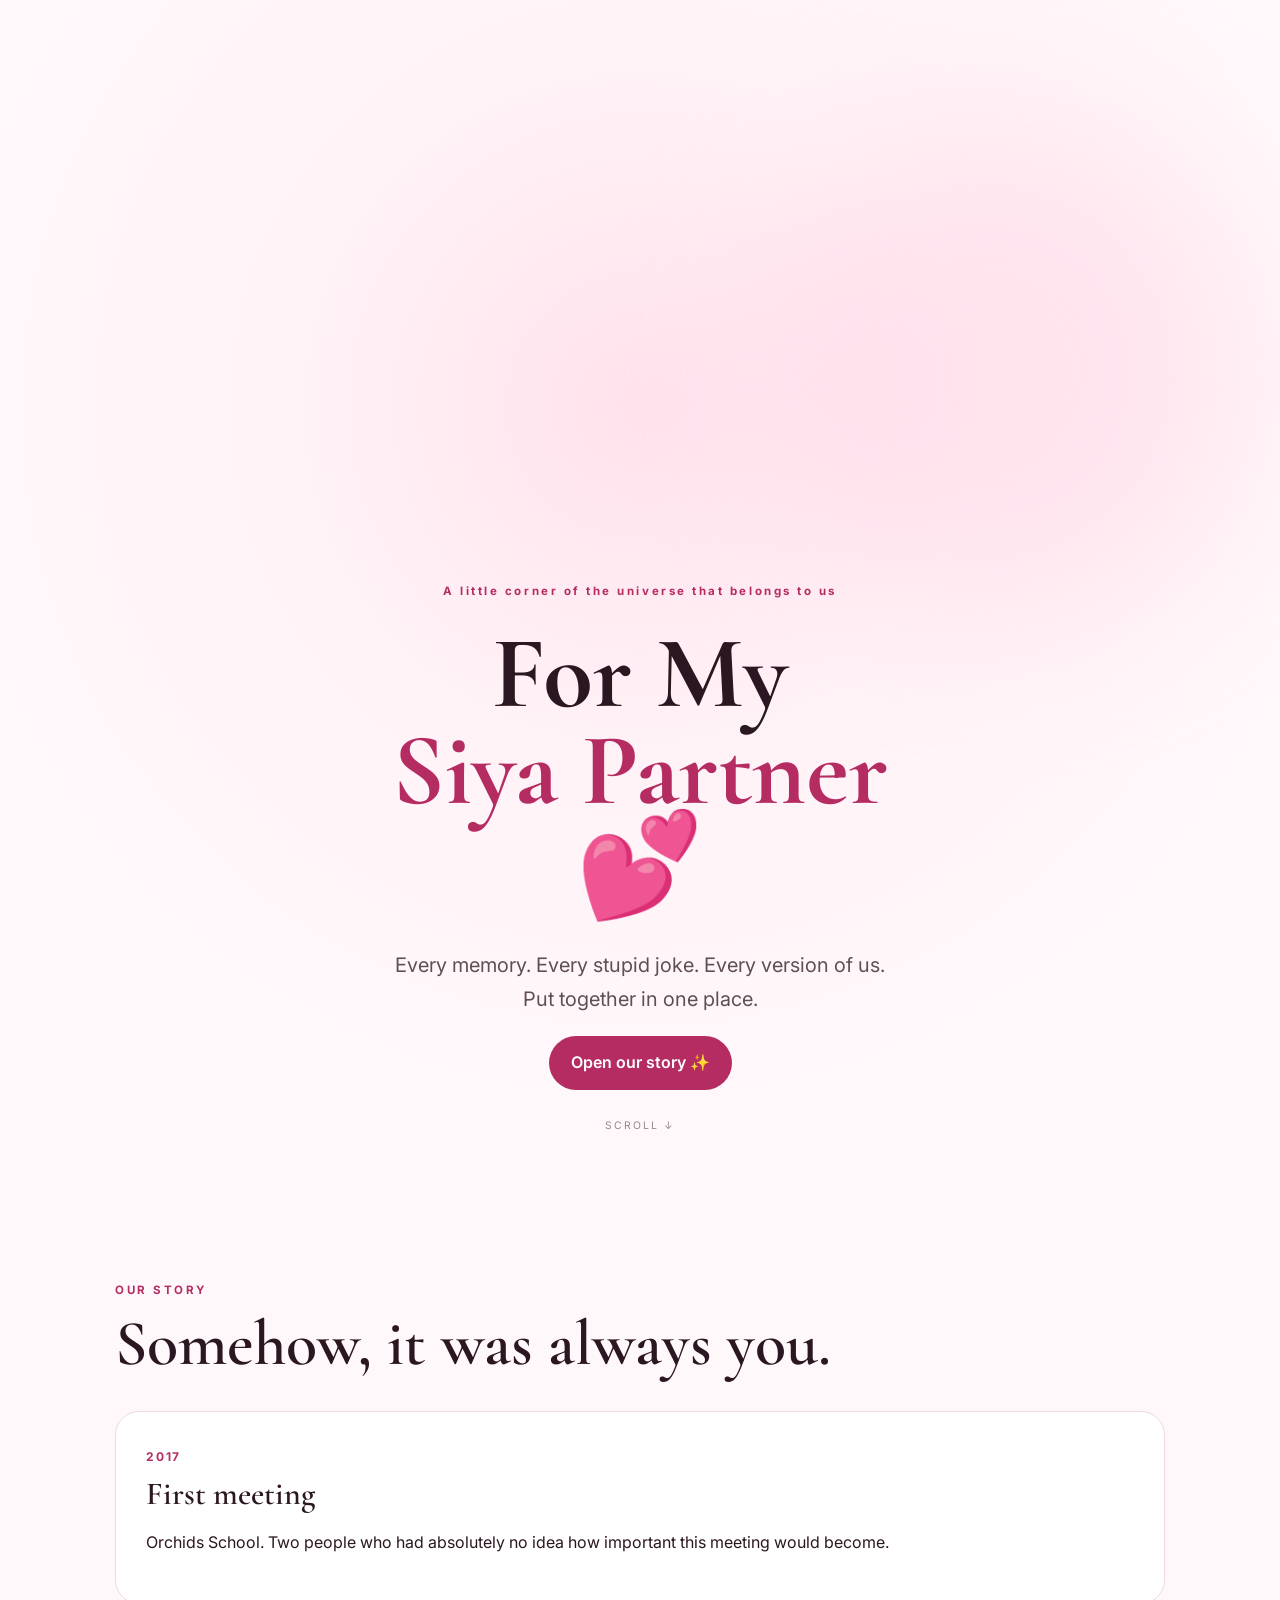
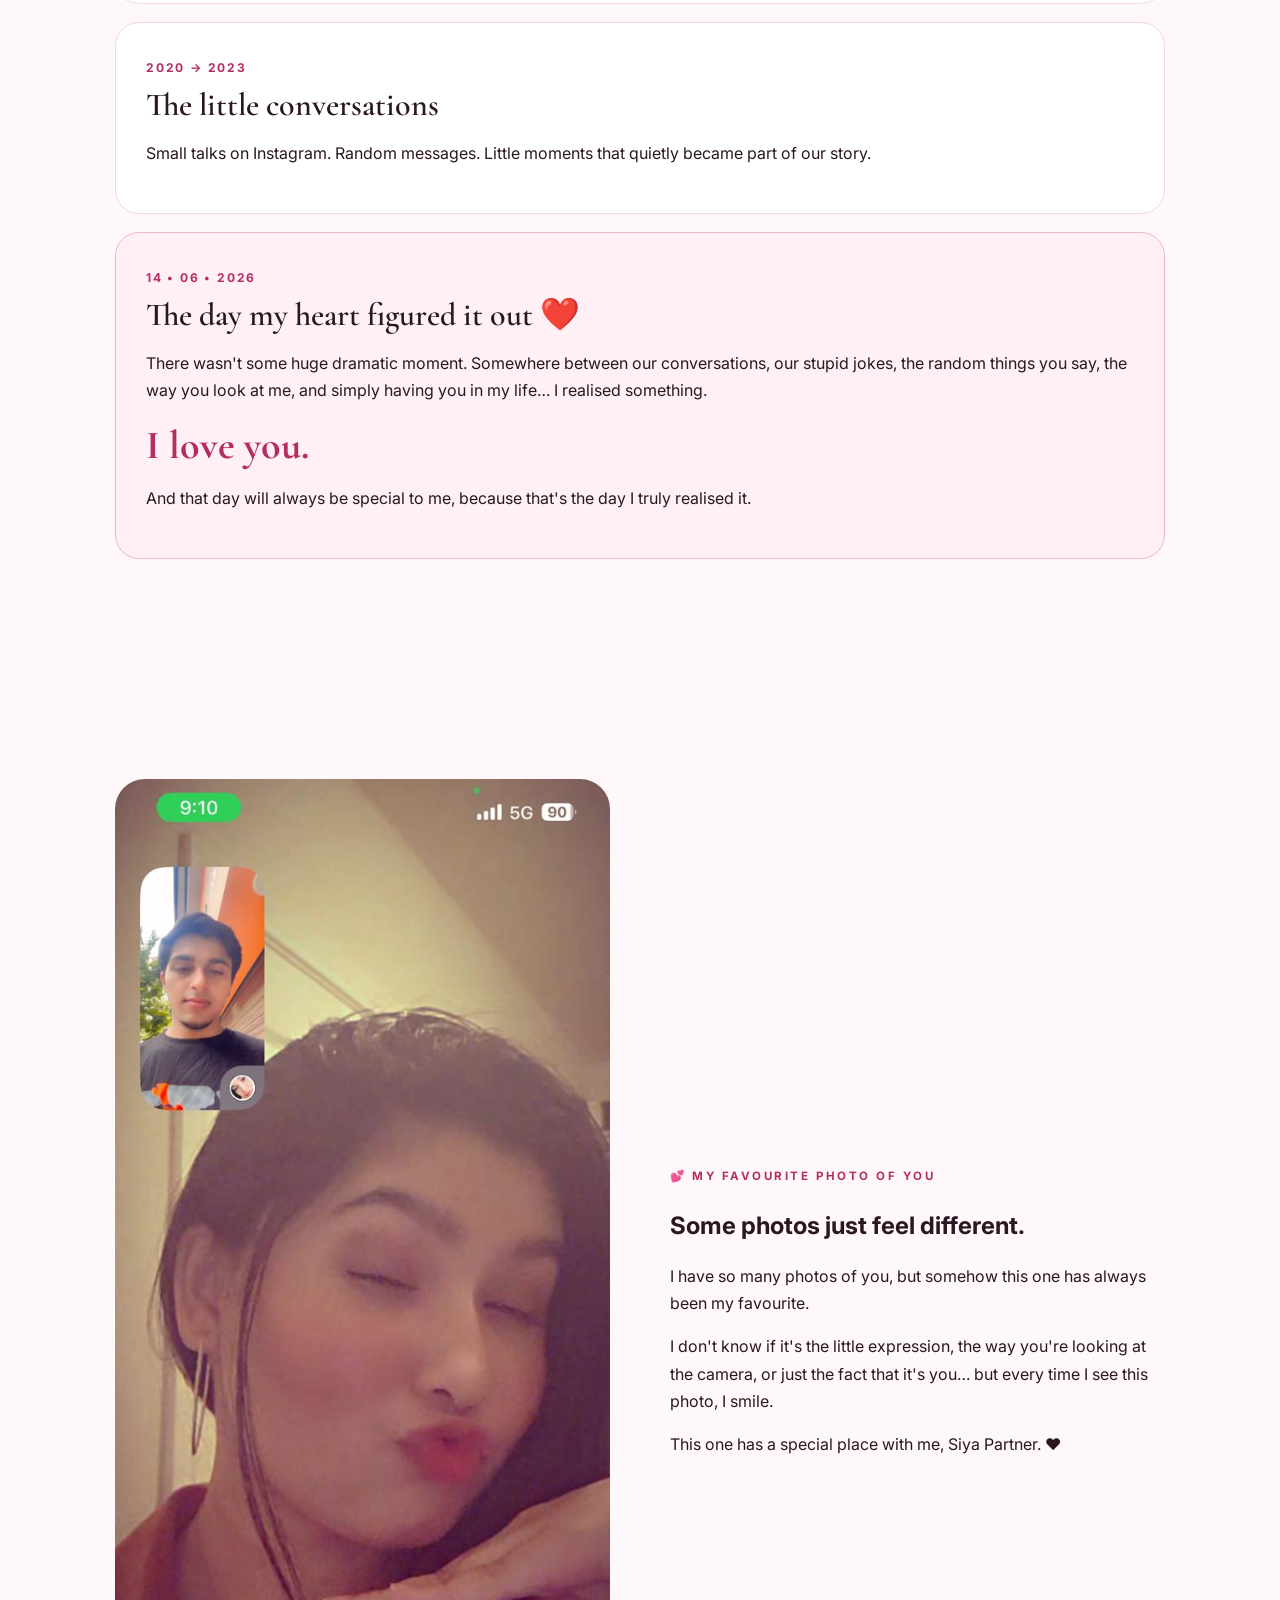
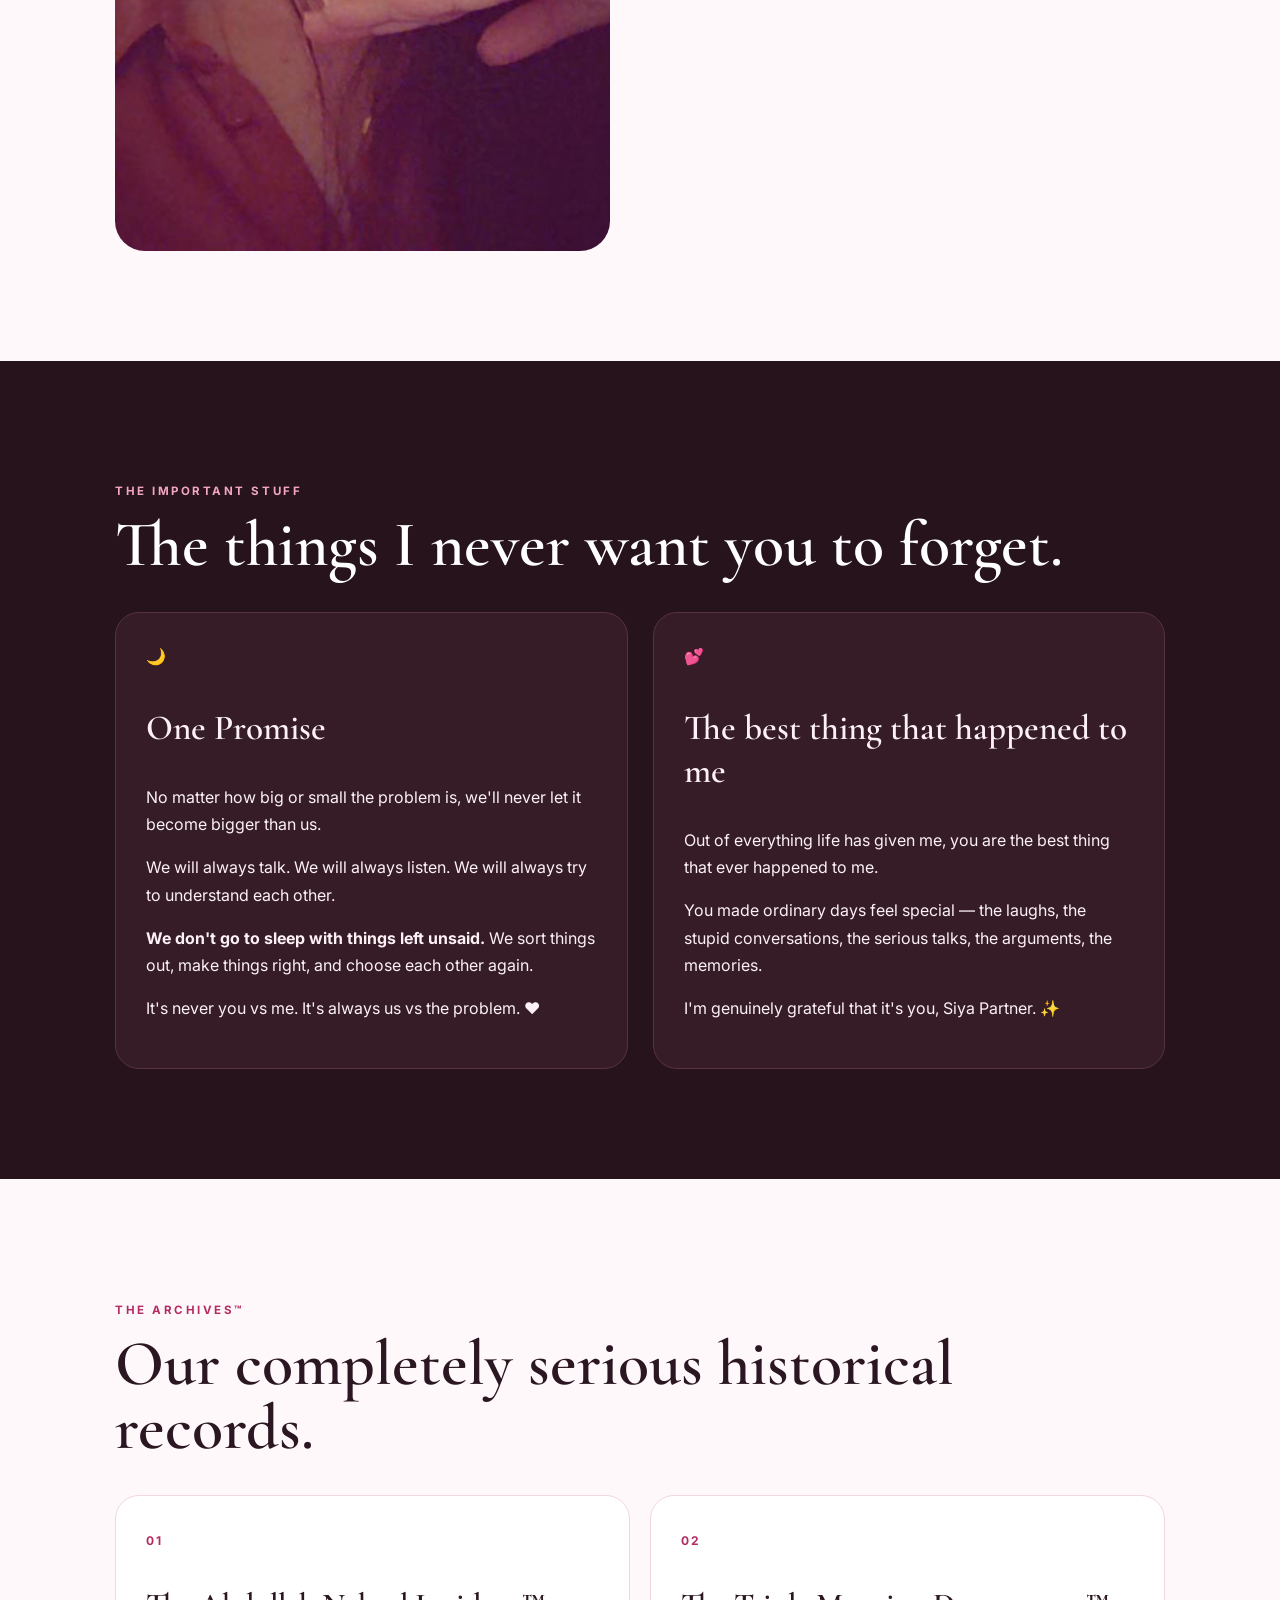
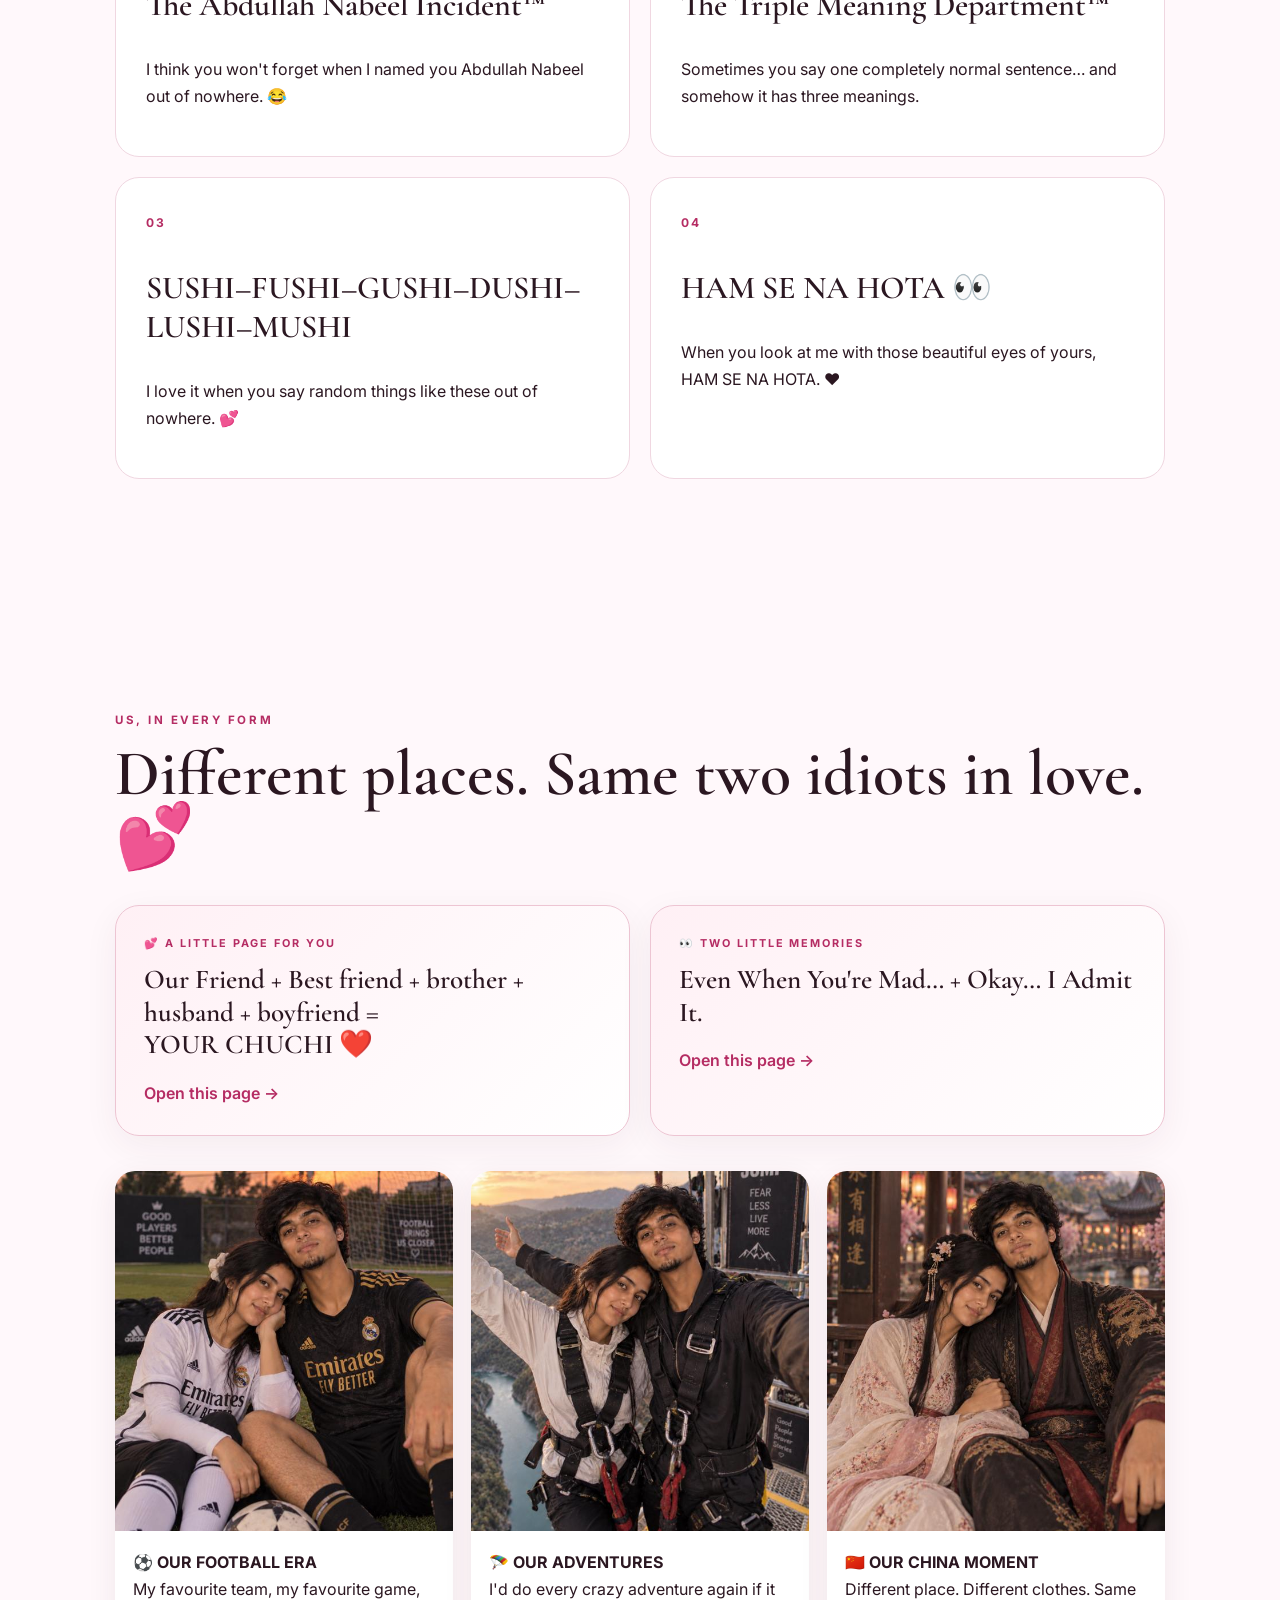
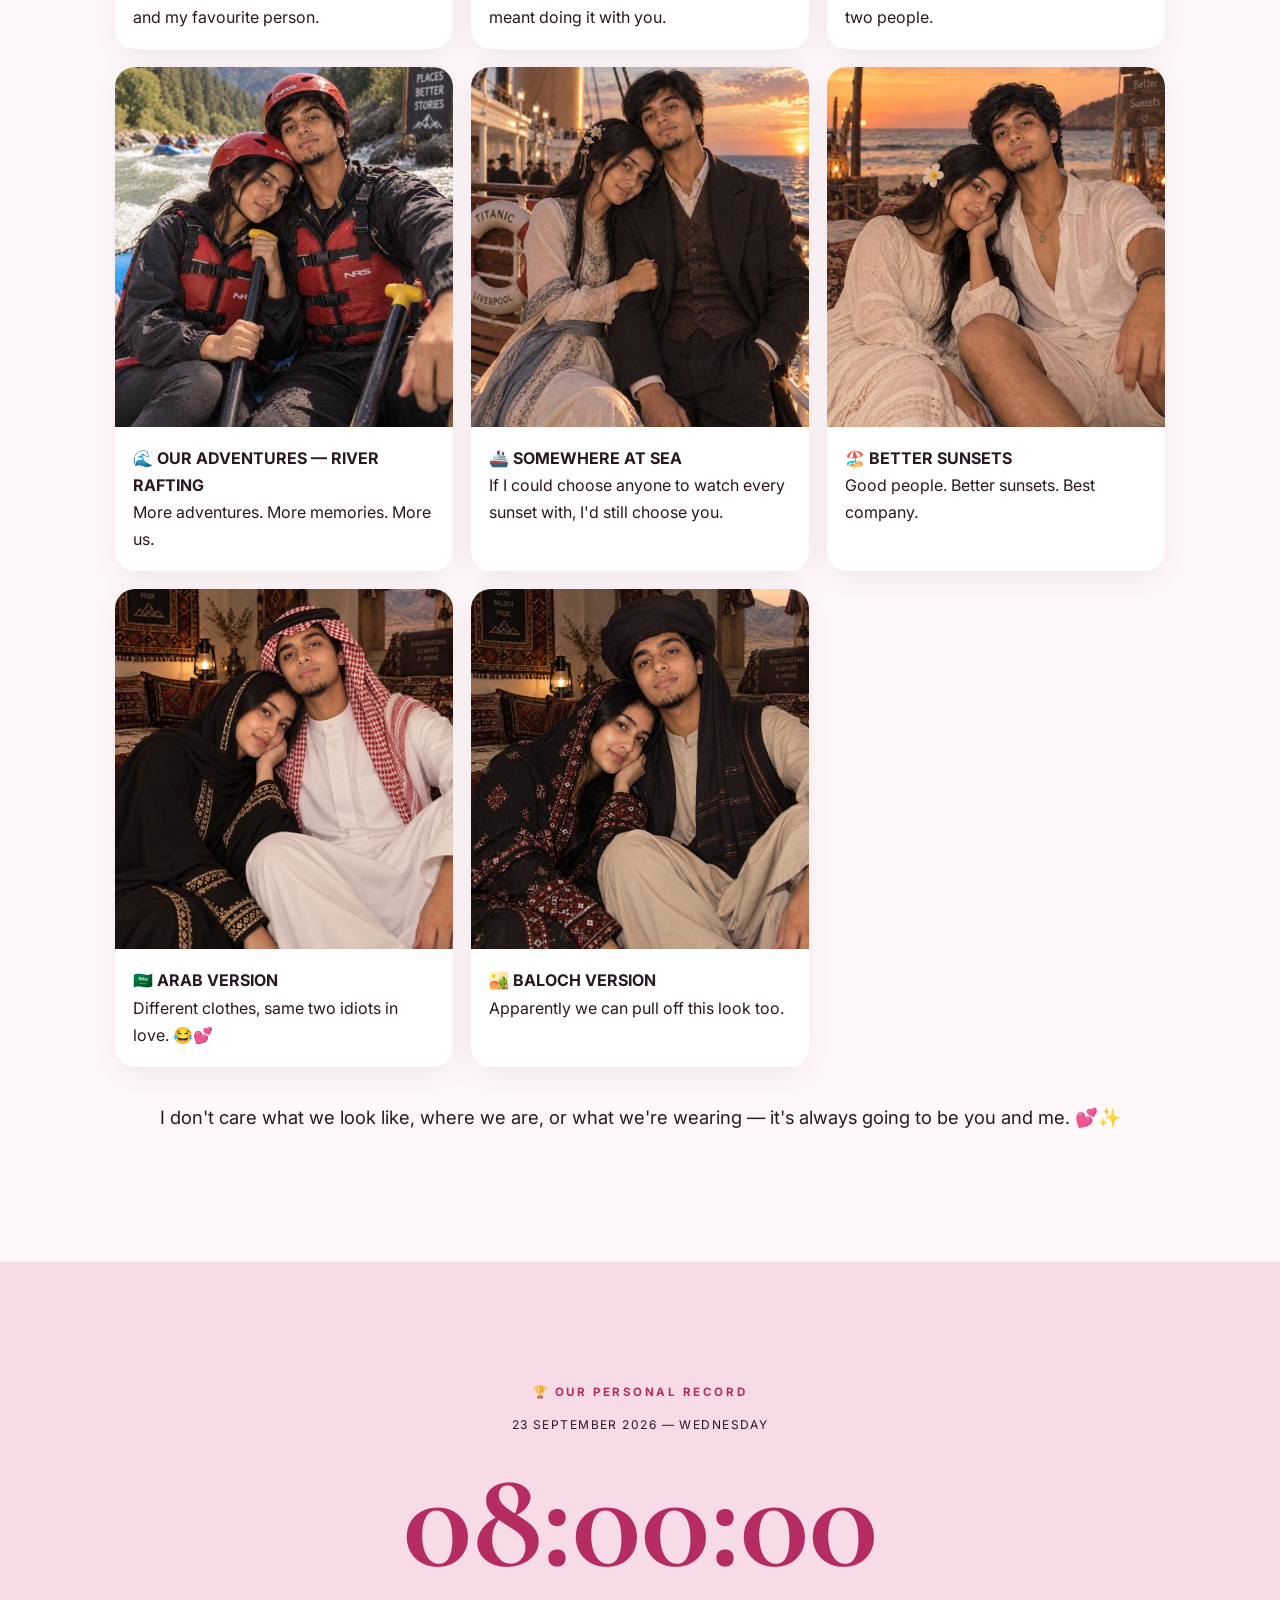
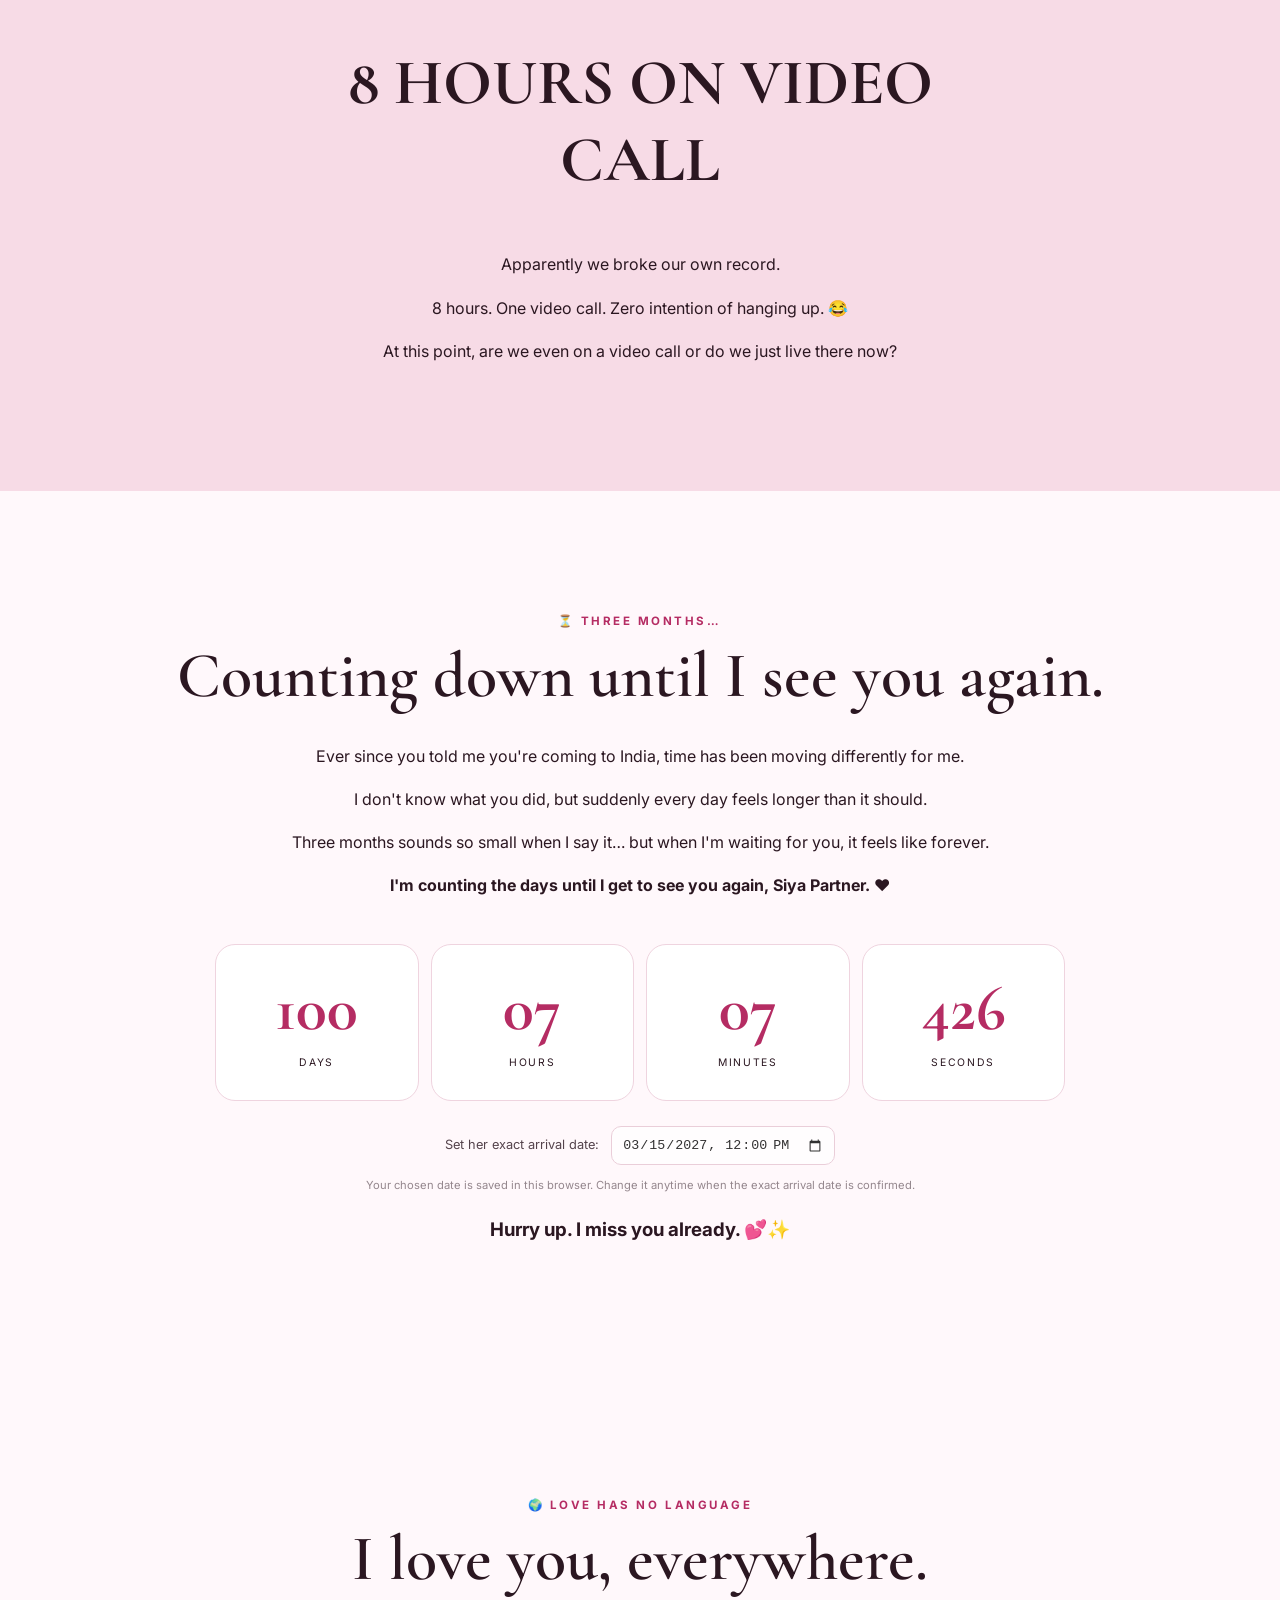
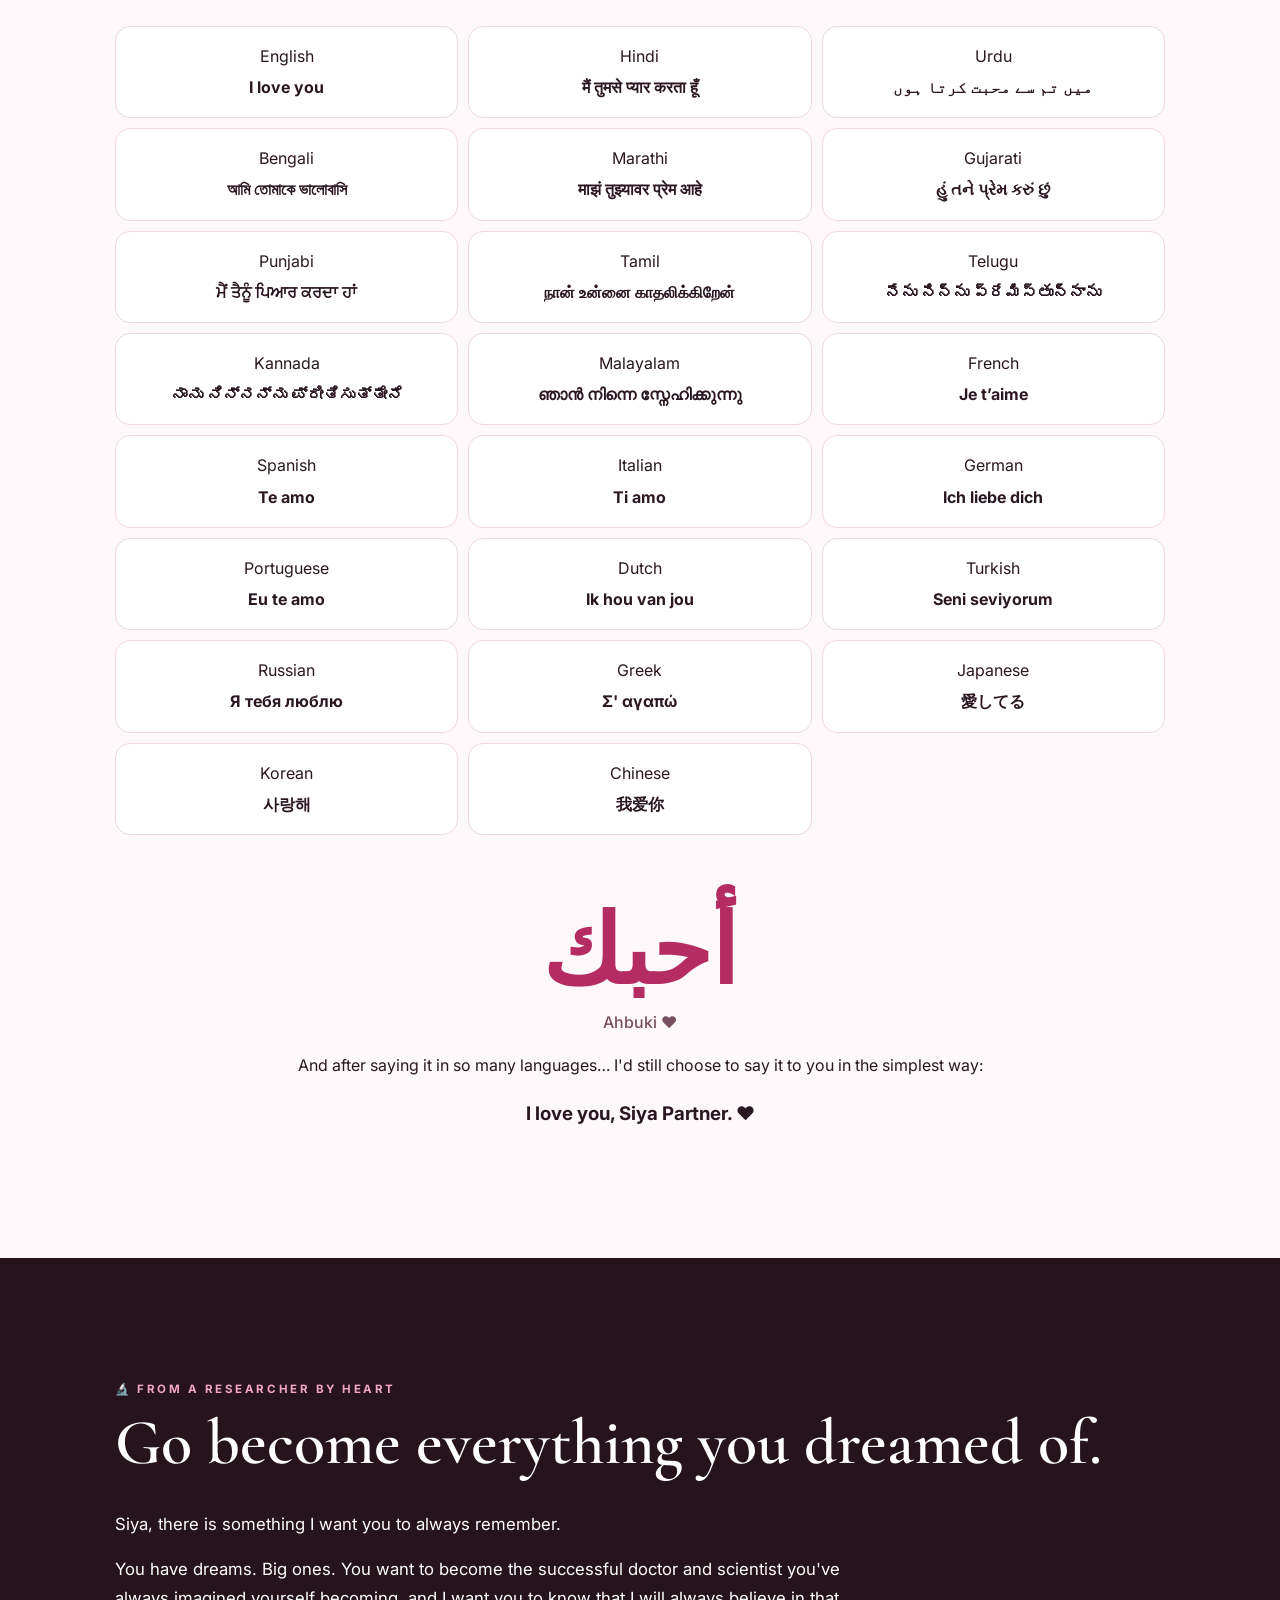
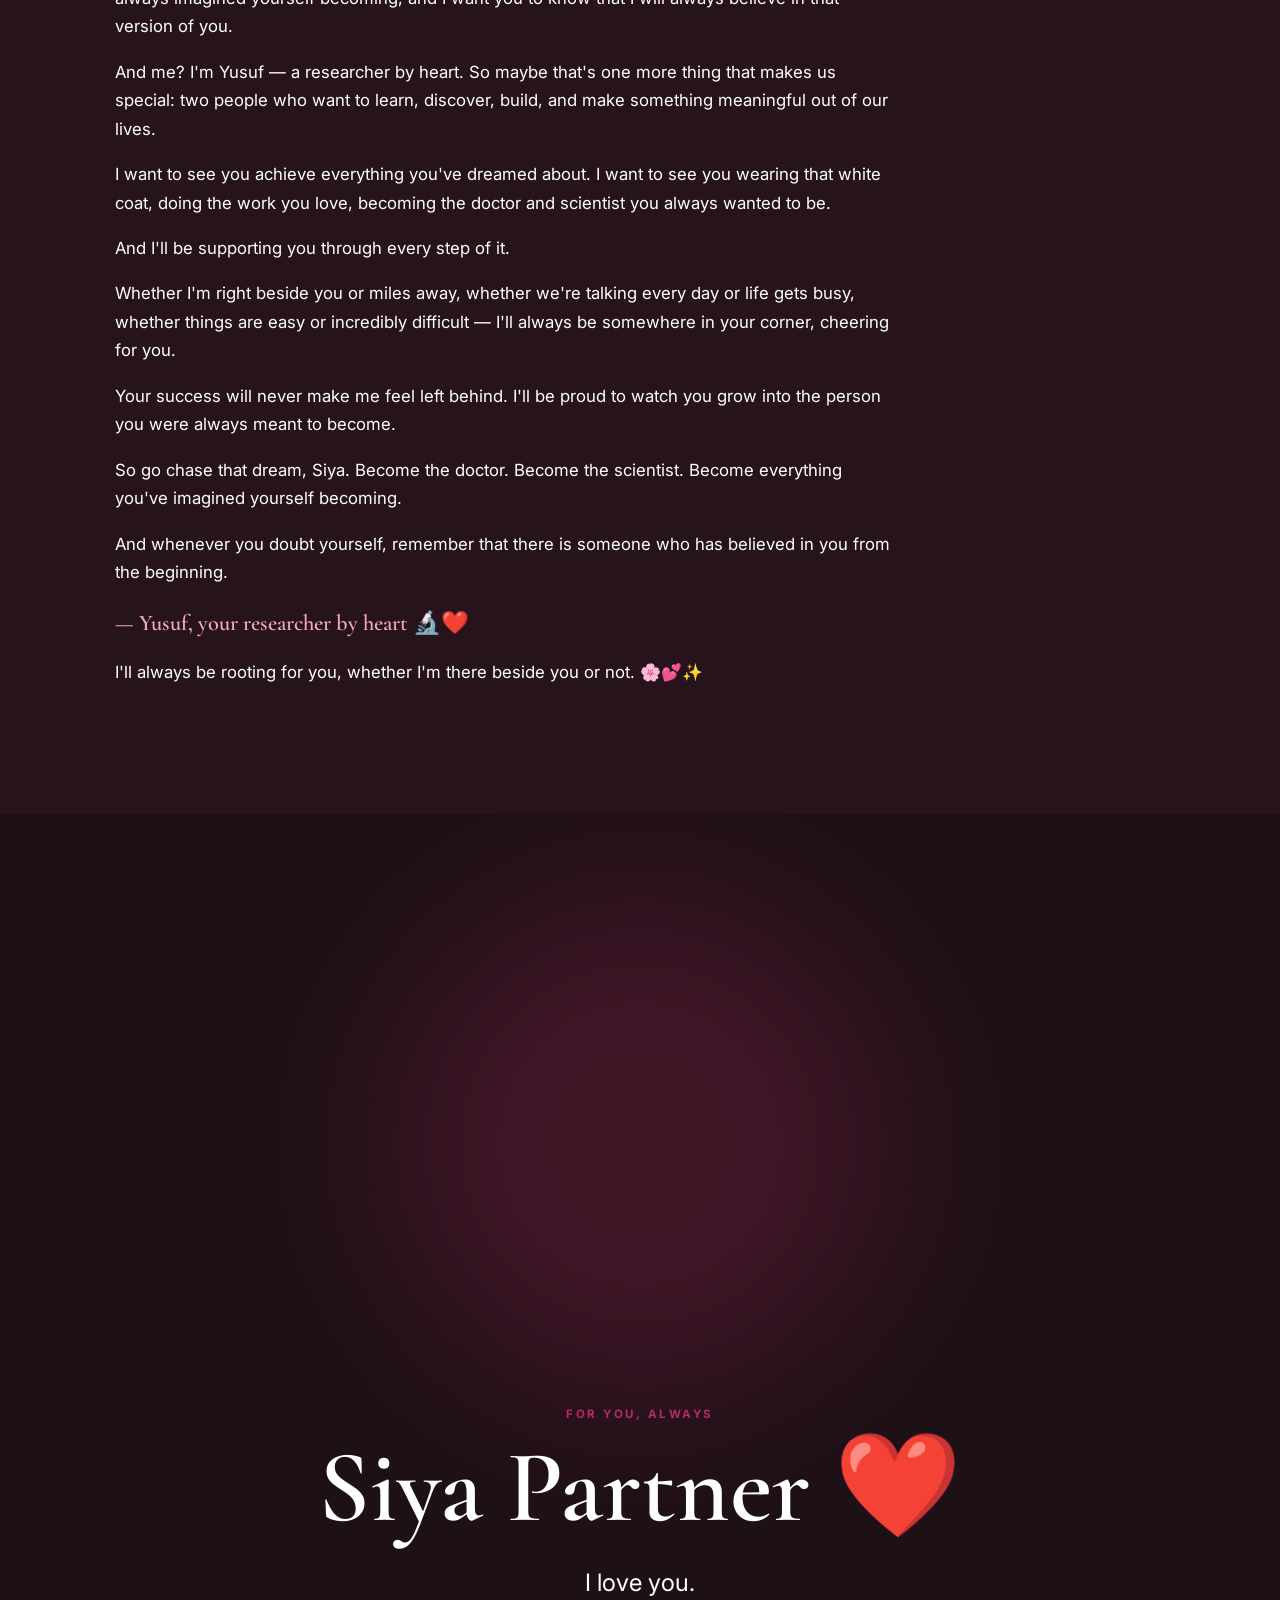
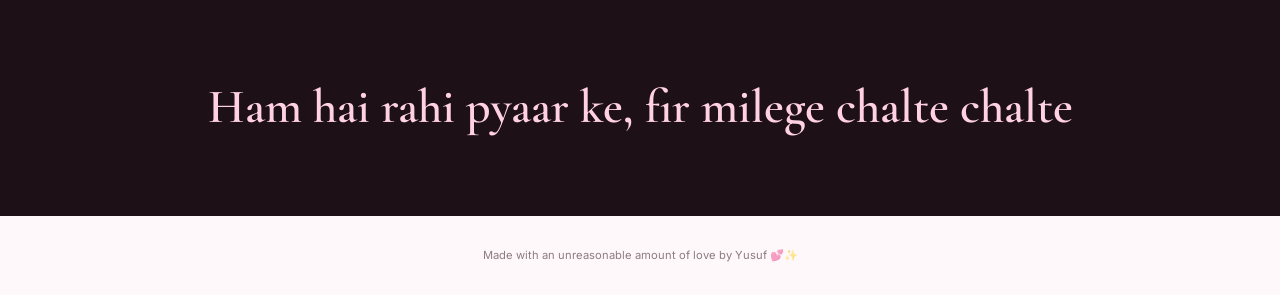
<file: index.html>
<!DOCTYPE html>
<html lang="en">
<head>
<meta charset="UTF-8">
<meta name="viewport" content="width=device-width, initial-scale=1.0">
<title>For Siya Partner ❤️</title>
<link rel="preconnect" href="https://fonts.googleapis.com">
<link rel="preconnect" href="https://fonts.gstatic.com" crossorigin>
<link href="https://fonts.googleapis.com/css2?family=Cormorant+Garamond:wght@500;600;700&family=Inter:wght@400;500;600&display=swap" rel="stylesheet">
<link rel="stylesheet" href="style.css">
</head>
<body>

<div class="petals" aria-hidden="true"></div>

<header class="hero">
  <div class="hero-glow"></div>
  <p class="eyebrow">A little corner of the universe that belongs to us</p>
  <h1>For My <span>Siya Partner</span> 💕</h1>
  <p class="hero-sub">Every memory. Every stupid joke. Every version of us.<br>Put together in one place.</p>
  <a href="#story" class="button">Open our story ✨</a>
  <div class="scroll">SCROLL ↓</div>
</header>

<main>
<section id="story" class="section">
  <p class="eyebrow">OUR STORY</p>
  <h2>Somehow, it was always you.</h2>
  <div class="timeline">
    <article><span>2017</span><h3>First meeting</h3><p>Orchids School. Two people who had absolutely no idea how important this meeting would become.</p></article>
    <article><span>2020 → 2023</span><h3>The little conversations</h3><p>Small talks on Instagram. Random messages. Little moments that quietly became part of our story.</p></article>
    <article class="highlight"><span>14 • 06 • 2026</span><h3>The day my heart figured it out ❤️</h3><p>There wasn't some huge dramatic moment. Somewhere between our conversations, our stupid jokes, the random things you say, the way you look at me, and simply having you in my life… I realised something.</p><strong>I love you.</strong><p>And that day will always be special to me, because that's the day I truly realised it.</p></article>
  </div>
</section>

<section class="section photo-feature">
  <div class="photo-placeholder"><img src="images/FAVOURITE_SIYA.jpg" alt="Favourite memory" onerror="this.parentElement.classList.add('missing')"></div>
  <div class="copy">
    <p class="eyebrow">💕 MY FAVOURITE PHOTO OF YOU</p>
    <h2>Some photos just feel different.</h2>
    <p>I have so many photos of you, but somehow this one has always been my favourite.</p>
    <p>I don't know if it's the little expression, the way you're looking at the camera, or just the fact that it's you… but every time I see this photo, I smile.</p>
    <p>This one has a special place with me, Siya Partner. ❤️</p>
  </div>
</section>

<section class="section dark">
  <p class="eyebrow">THE IMPORTANT STUFF</p>
  <h2>The things I never want you to forget.</h2>
  <div class="cards">
    <article class="card"><div>🌙</div><h3>One Promise</h3><p>No matter how big or small the problem is, we'll never let it become bigger than us.</p><p>We will always talk. We will always listen. We will always try to understand each other.</p><p><b>We don't go to sleep with things left unsaid.</b> We sort things out, make things right, and choose each other again.</p><p>It's never you vs me. It's always us vs the problem. ❤️</p></article>
    <article class="card"><div>💕</div><h3>The best thing that happened to me</h3><p>Out of everything life has given me, you are the best thing that ever happened to me.</p><p>You made ordinary days feel special — the laughs, the stupid conversations, the serious talks, the arguments, the memories.</p><p>I'm genuinely grateful that it's you, Siya Partner. ✨</p></article>
  </div>
</section>

<section class="section joke">
  <p class="eyebrow">THE ARCHIVES™</p>
  <h2>Our completely serious historical records.</h2>
  <div class="joke-grid">
    <article><span>01</span><h3>The Abdullah Nabeel Incident™</h3><p>I think you won't forget when I named you Abdullah Nabeel out of nowhere. 😂</p></article>
    <article><span>02</span><h3>The Triple Meaning Department™</h3><p>Sometimes you say one completely normal sentence… and somehow it has three meanings.</p></article>
    <article><span>03</span><h3>SUSHI–FUSHI–GUSHI–DUSHI–LUSHI–MUSHI</h3><p>I love it when you say random things like these out of nowhere. 💕</p></article>
    <article><span>04</span><h3>HAM SE NA HOTA 👀</h3><p>When you look at me with those beautiful eyes of yours, HAM SE NA HOTA. ❤️</p></article>
  </div>
</section>

<section class="section image-story">
  <p class="eyebrow">US, IN EVERY FORM</p>
  <h2>Different places. Same two idiots in love. 💕</h2>
  <div class="special-pages">
    <a class="special-card" href="chuchi.html">
      <span>💕 A LITTLE PAGE FOR YOU</span>
      <strong>Our Friend + Best friend + brother + husband + boyfriend =<br>YOUR CHUCHI ❤️</strong>
      <em>Open this page →</em>
    </a>
    <a class="special-card" href="memories.html">
      <span>👀 TWO LITTLE MEMORIES</span>
      <strong>Even When You're Mad… + Okay… I Admit It.</strong>
      <em>Open this page →</em>
    </a>
  </div>
  <div class="gallery">
    <figure><img src="images/FOOTBALL.jpg" alt="Our football era"><figcaption><b>⚽ OUR FOOTBALL ERA</b><br>My favourite team, my favourite game, and my favourite person.</figcaption></figure>
    <figure><img src="images/BUNGEE.jpg" alt="Our adventure"><figcaption><b>🪂 OUR ADVENTURES</b><br>I'd do every crazy adventure again if it meant doing it with you.</figcaption></figure>
    <figure><img src="images/CHINA.jpg" alt="Our China moment"><figcaption><b>🇨🇳 OUR CHINA MOMENT</b><br>Different place. Different clothes. Same two people.</figcaption></figure>
    <figure><img src="images/RAFTING.jpg" alt="River rafting"><figcaption><b>🌊 OUR ADVENTURES — RIVER RAFTING</b><br>More adventures. More memories. More us.</figcaption></figure>
    <figure><img src="images/SHIP.jpg" alt="Somewhere at sea"><figcaption><b>🚢 SOMEWHERE AT SEA</b><br>If I could choose anyone to watch every sunset with, I'd still choose you.</figcaption></figure>
    <figure><img src="images/BEACH.jpg" alt="Better sunsets"><figcaption><b>🏖️ BETTER SUNSETS</b><br>Good people. Better sunsets. Best company.</figcaption></figure>
    <figure><img src="images/ARAB.jpg" alt="Arab version"><figcaption><b>🇸🇦 ARAB VERSION</b><br>Different clothes, same two idiots in love. 😂💕</figcaption></figure>
    <figure><img src="images/BALOCH.jpg" alt="Baloch version"><figcaption><b>🏜️ BALOCH VERSION</b><br>Apparently we can pull off this look too.</figcaption></figure>
  </div>
  <p class="gallery-end">I don't care what we look like, where we are, or what we're wearing — it's always going to be you and me. 💕✨</p>
</section>

<section class="section record">
  <div class="record-box">
    <p class="eyebrow">🏆 OUR PERSONAL RECORD</p>
    <p class="date">23 SEPTEMBER 2026 — WEDNESDAY</p>
    <div class="big-number">08:00:00</div>
    <h2>8 HOURS ON VIDEO CALL</h2>
    <p>Apparently we broke our own record.</p>
    <p>8 hours. One video call. Zero intention of hanging up. 😂</p>
    <p>At this point, are we even on a video call or do we just live there now?</p>
  </div>
</section>

<section class="section countdown">
  <p class="eyebrow">⏳ THREE MONTHS…</p>
  <h2>Counting down until I see you again.</h2>
  <p>Ever since you told me you're coming to India, time has been moving differently for me.</p>
  <p>I don't know what you did, but suddenly every day feels longer than it should.</p>
  <p>Three months sounds so small when I say it… but when I'm waiting for you, it feels like forever.</p>
  <p><b>I'm counting the days until I get to see you again, Siya Partner. ❤️</b></p>
  <div class="countdown-grid">
    <div><strong id="days">---</strong><span>DAYS</span></div>
    <div><strong id="hours">--</strong><span>HOURS</span></div>
    <div><strong id="minutes">--</strong><span>MINUTES</span></div>
    <div><strong id="seconds">--</strong><span>SECONDS</span></div>
  </div>
  <label class="date-edit">Set her exact arrival date:
    <input id="arrival" type="datetime-local">
  </label>
  <p class="tiny">Your chosen date is saved in this browser. Change it anytime when the exact arrival date is confirmed.</p>
  <h3>Hurry up. I miss you already. 💕✨</h3>
</section>

<section class="section languages">
  <p class="eyebrow">🌍 LOVE HAS NO LANGUAGE</p>
  <h2>I love you, everywhere.</h2>
  <div class="language-grid">
    <div>English <b>I love you</b></div><div>Hindi <b>मैं तुमसे प्यार करता हूँ</b></div>
    <div>Urdu <b>میں تم سے محبت کرتا ہوں</b></div><div>Bengali <b>আমি তোমাকে ভালোবাসি</b></div>
    <div>Marathi <b>माझं तुझ्यावर प्रेम आहे</b></div><div>Gujarati <b>હું તને પ્રેમ કરું છું</b></div>
    <div>Punjabi <b>ਮੈਂ ਤੈਨੂੰ ਪਿਆਰ ਕਰਦਾ ਹਾਂ</b></div><div>Tamil <b>நான் உன்னை காதலிக்கிறேன்</b></div>
    <div>Telugu <b>నేను నిన్ను ప్రేమిస్తున్నాను</b></div><div>Kannada <b>ನಾನು ನಿನ್ನನ್ನು ಪ್ರೀತಿಸುತ್ತೇನೆ</b></div>
    <div>Malayalam <b>ഞാൻ നിന്നെ സ്നേഹിക്കുന്നു</b></div><div>French <b>Je t’aime</b></div>
    <div>Spanish <b>Te amo</b></div><div>Italian <b>Ti amo</b></div>
    <div>German <b>Ich liebe dich</b></div><div>Portuguese <b>Eu te amo</b></div>
    <div>Dutch <b>Ik hou van jou</b></div><div>Turkish <b>Seni seviyorum</b></div>
    <div>Russian <b>Я тебя люблю</b></div><div>Greek <b>Σ' αγαπώ</b></div>
    <div>Japanese <b>愛してる</b></div><div>Korean <b>사랑해</b></div>
    <div>Chinese <b>我爱你</b></div>
  </div>
  <div class="arabic">أحبك<small>Ahbuki ❤️</small></div>
  <p>And after saying it in so many languages… I'd still choose to say it to you in the simplest way:</p>
  <h3>I love you, Siya Partner. ❤️</h3>
</section>

<section class="section researcher dark">
  <p class="eyebrow">🔬 FROM A RESEARCHER BY HEART</p>
  <h2>Go become everything you dreamed of.</h2>
  <div class="letter">
    <p>Siya, there is something I want you to always remember.</p>
    <p>You have dreams. Big ones. You want to become the successful doctor and scientist you've always imagined yourself becoming, and I want you to know that I will always believe in that version of you.</p>
    <p>And me? I'm Yusuf — a researcher by heart. So maybe that's one more thing that makes us special: two people who want to learn, discover, build, and make something meaningful out of our lives.</p>
    <p>I want to see you achieve everything you've dreamed about. I want to see you wearing that white coat, doing the work you love, becoming the doctor and scientist you always wanted to be.</p>
    <p>And I'll be supporting you through every step of it.</p>
    <p>Whether I'm right beside you or miles away, whether we're talking every day or life gets busy, whether things are easy or incredibly difficult — I'll always be somewhere in your corner, cheering for you.</p>
    <p>Your success will never make me feel left behind. I'll be proud to watch you grow into the person you were always meant to become.</p>
    <p>So go chase that dream, Siya. Become the doctor. Become the scientist. Become everything you've imagined yourself becoming.</p>
    <p>And whenever you doubt yourself, remember that there is someone who has believed in you from the beginning.</p>
    <p class="signature">— Yusuf, your researcher by heart 🔬❤️</p>
    <p>I'll always be rooting for you, whether I'm there beside you or not. 🌸💕✨</p>
  </div>
</section>

<section class="section final">
  <div class="final-glow"></div>
  <p class="eyebrow">FOR YOU, ALWAYS</p>
  <h2>Siya Partner ❤️</h2>
  <p class="final-love">I love you.</p>
  <div class="last-line">Ham hai rahi pyaar ke, fir milege chalte chalte</div>
</section>
</main>

<footer>Made with an unreasonable amount of love by Yusuf 💕✨</footer>
<script src="script.js"></script>
</body>
</html>
</file>
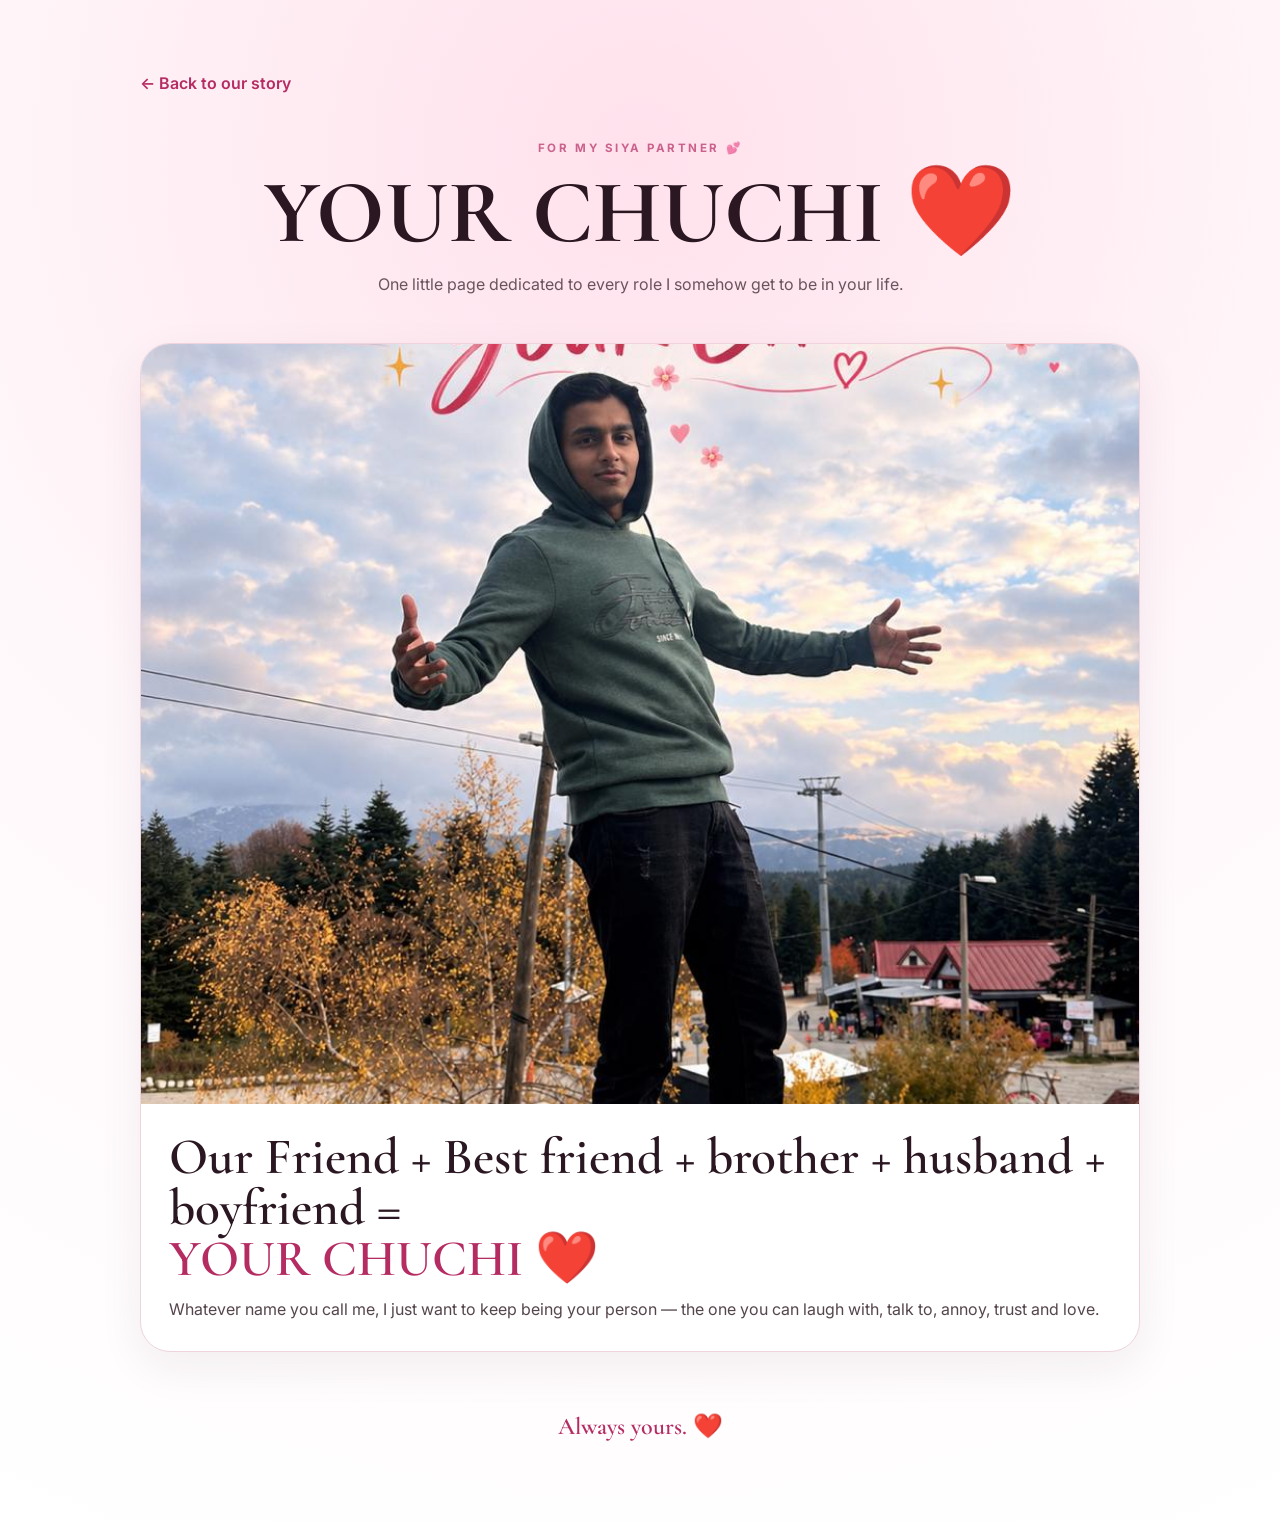
<file: chuchi.html>
<!DOCTYPE html><html lang="en"><head><meta charset="UTF-8"><meta name="viewport" content="width=device-width, initial-scale=1.0"><title>Your Chuchi ❤️</title><link rel="preconnect" href="https://fonts.googleapis.com"><link rel="preconnect" href="https://fonts.gstatic.com" crossorigin><link href="https://fonts.googleapis.com/css2?family=Cormorant+Garamond:wght@500;600;700&family=Inter:wght@400;500;600&display=swap" rel="stylesheet"><link rel="stylesheet" href="style.css"></head><body><main class="memory-page"><div class="memory-wrap"><a class="back-link" href="index.html">← Back to our story</a><div class="memory-heading"><p class="eyebrow">FOR MY SIYA PARTNER 💕</p><h1>YOUR CHUCHI ❤️</h1><p>One little page dedicated to every role I somehow get to be in your life.</p></div><article class="memory-card"><img src="images/YOUR_CHUCHI.jpg" alt="Your Chuchi"><div class="memory-copy"><h2>Our Friend + Best friend + brother + husband + boyfriend =<br><span style="color:#b52c63">YOUR CHUCHI ❤️</span></h2><p>Whatever name you call me, I just want to keep being your person — the one you can laugh with, talk to, annoy, trust and love.</p></div></article><div class="memory-footer">Always yours. ❤️</div></div></main></body></html>
</file>
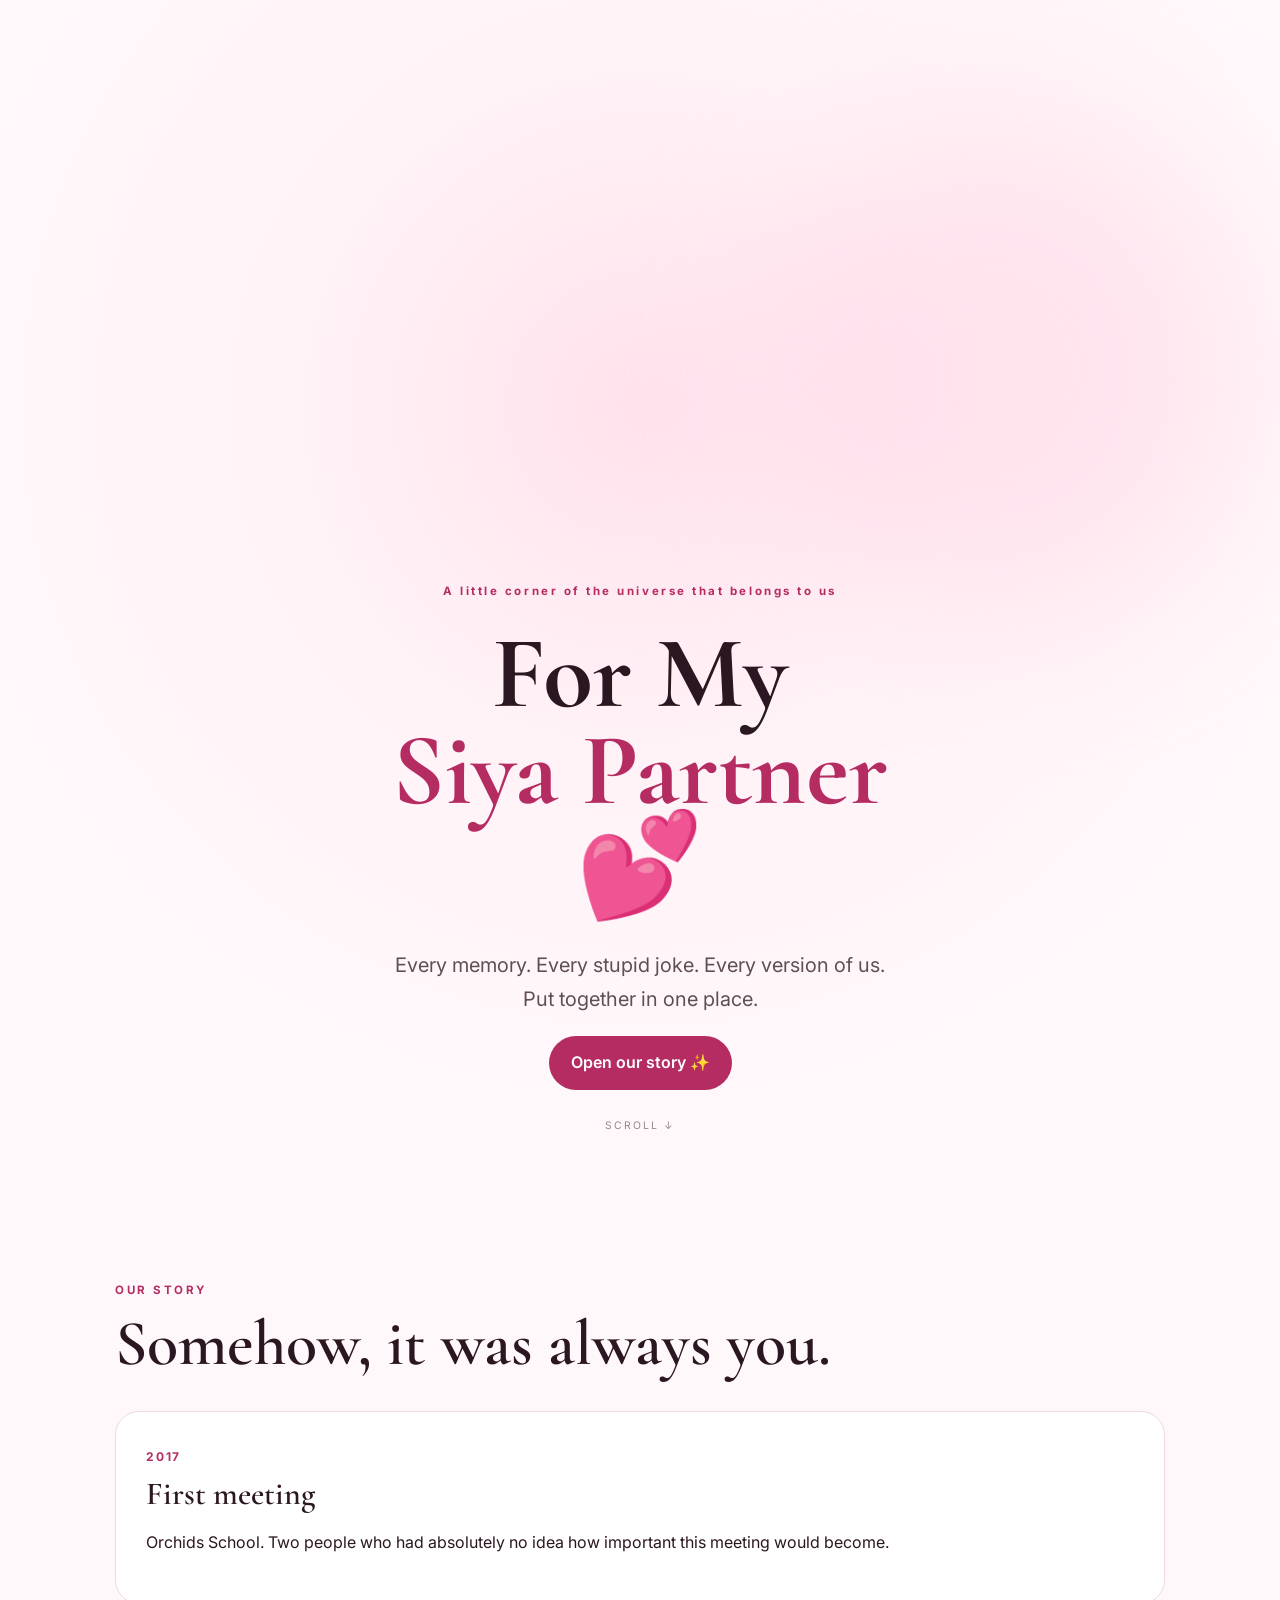
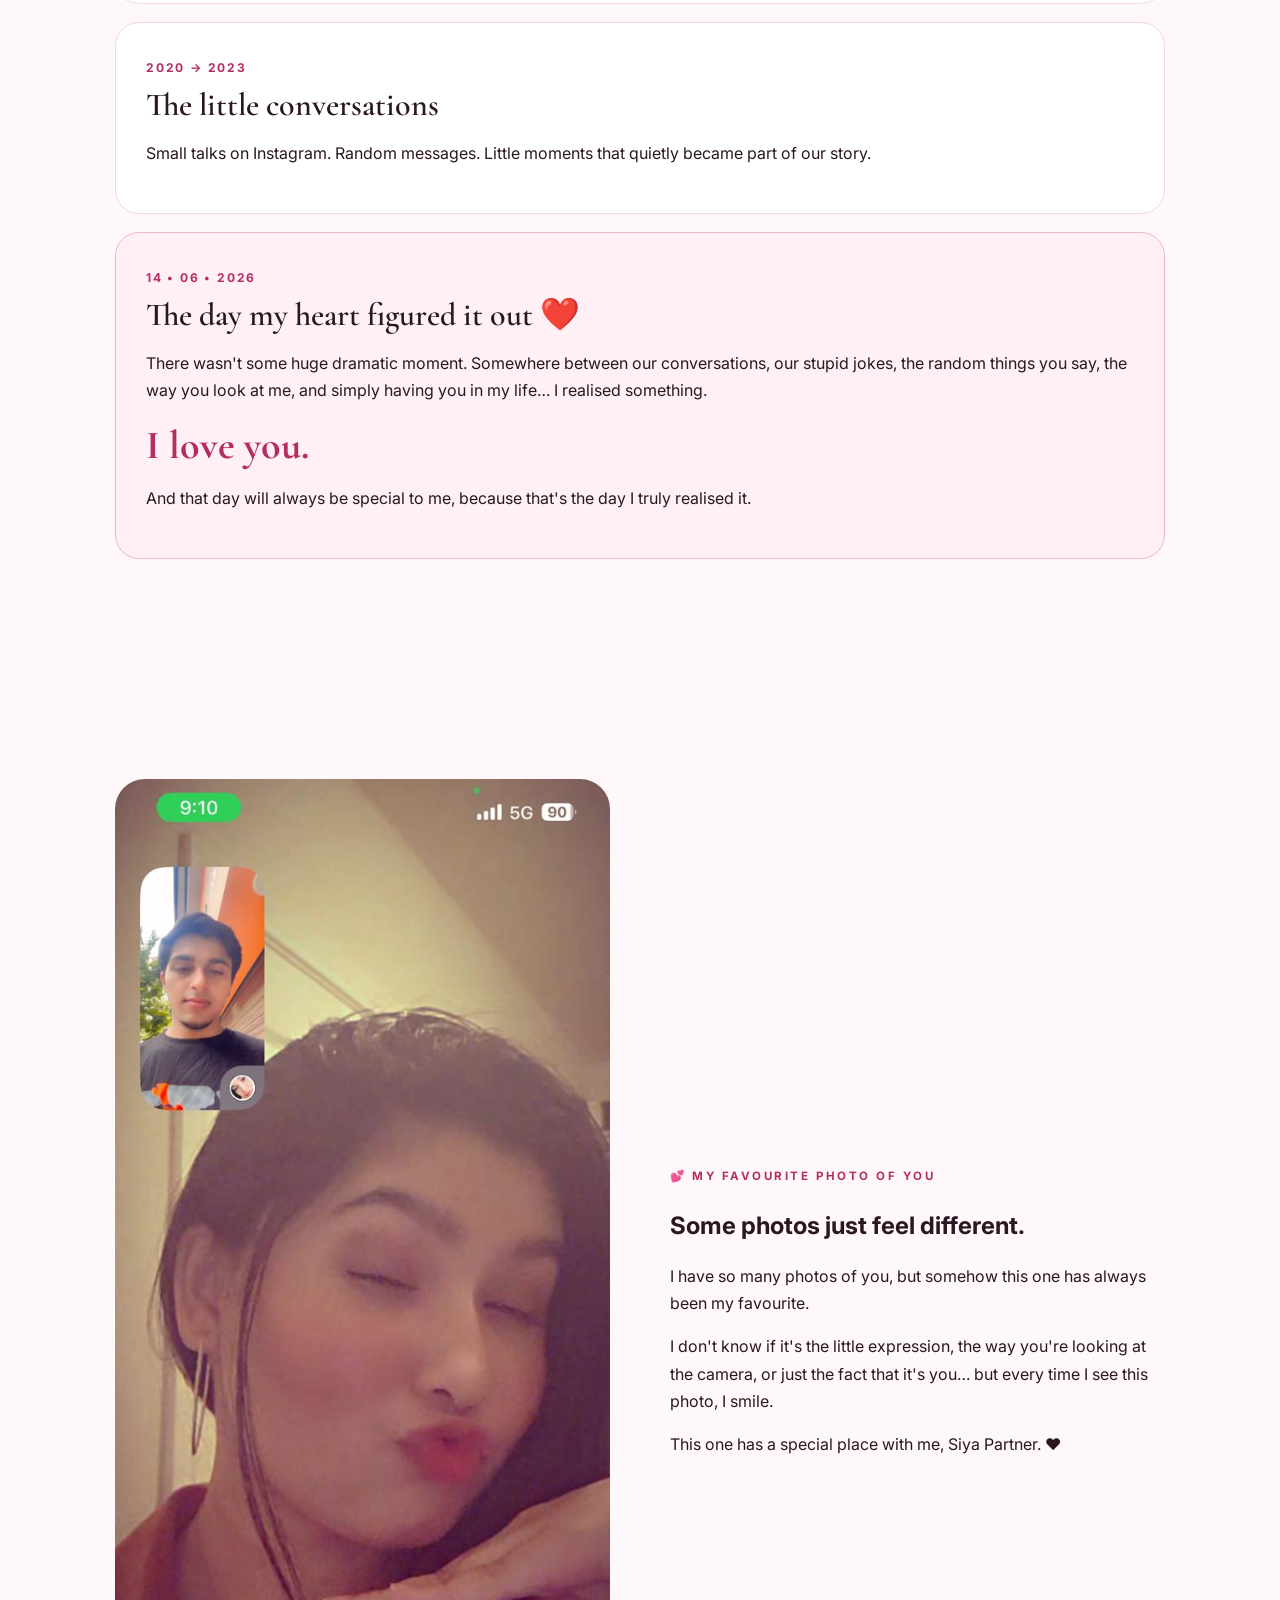
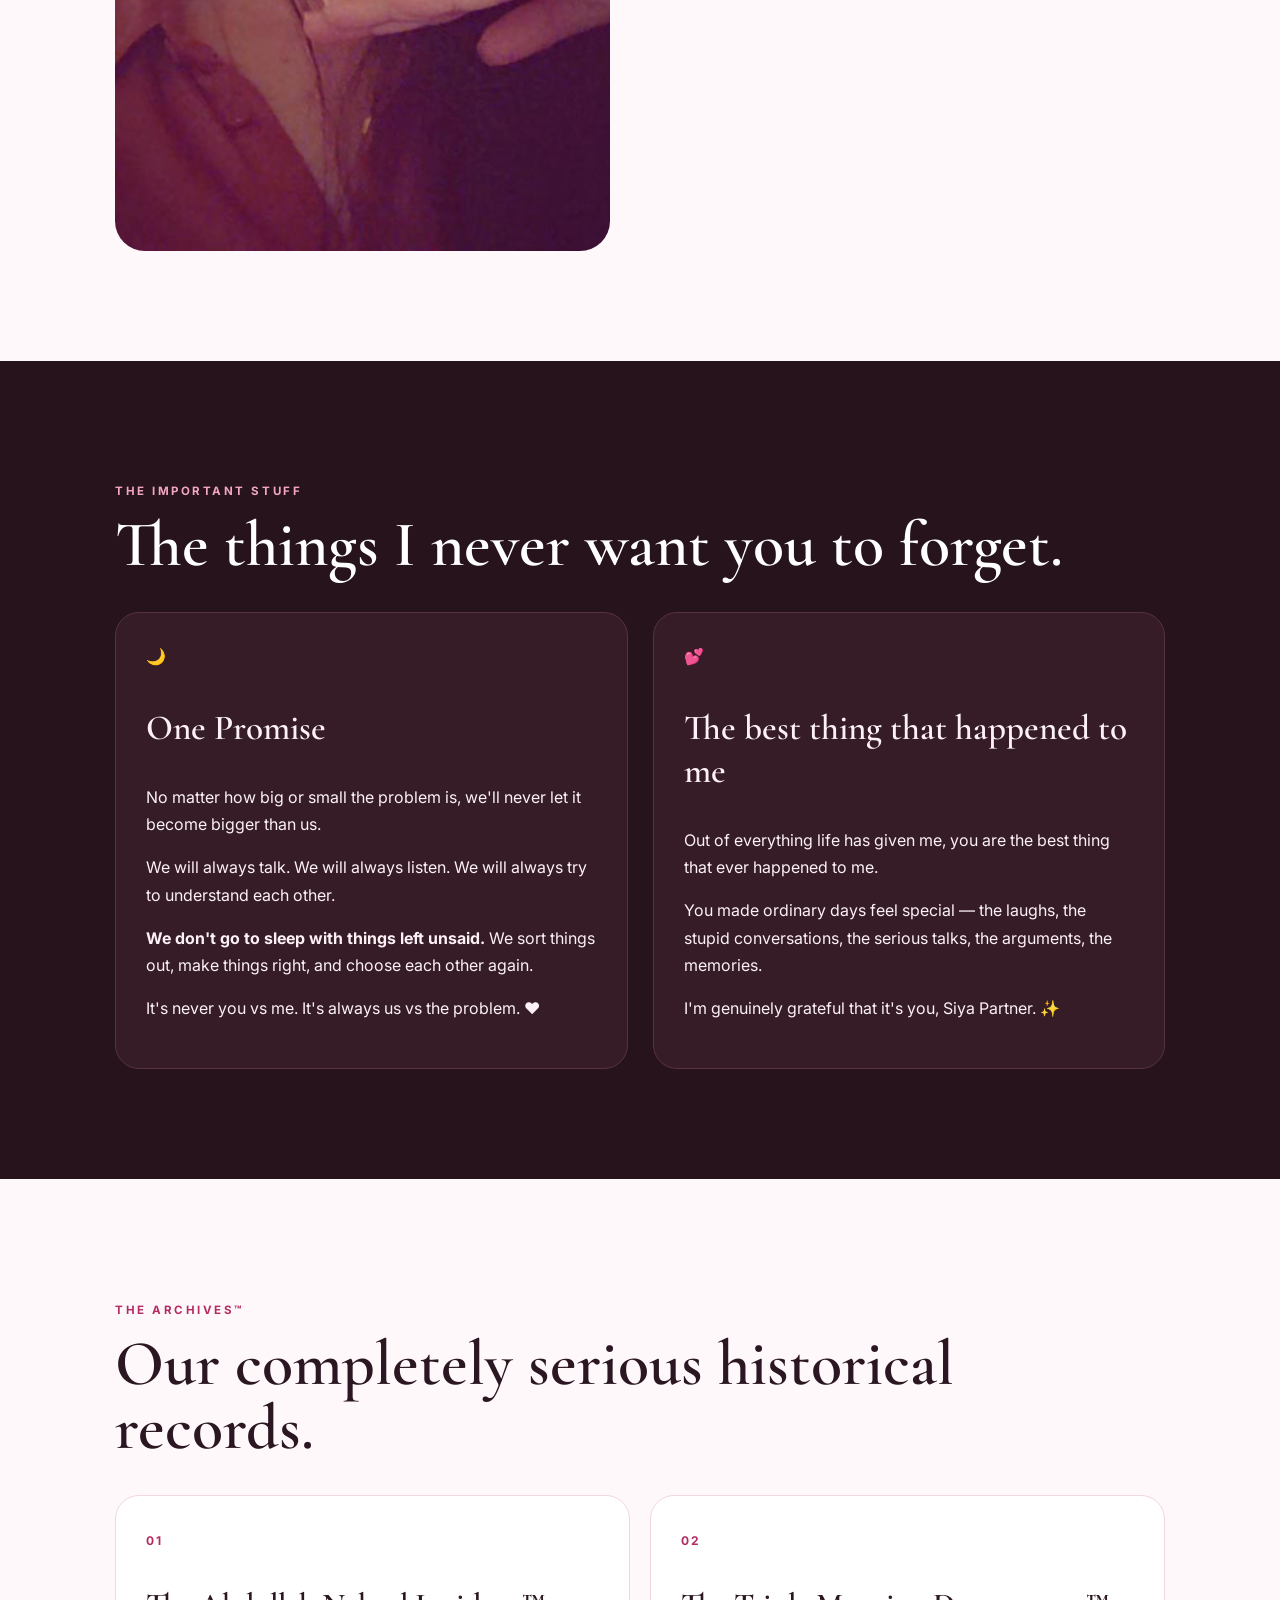
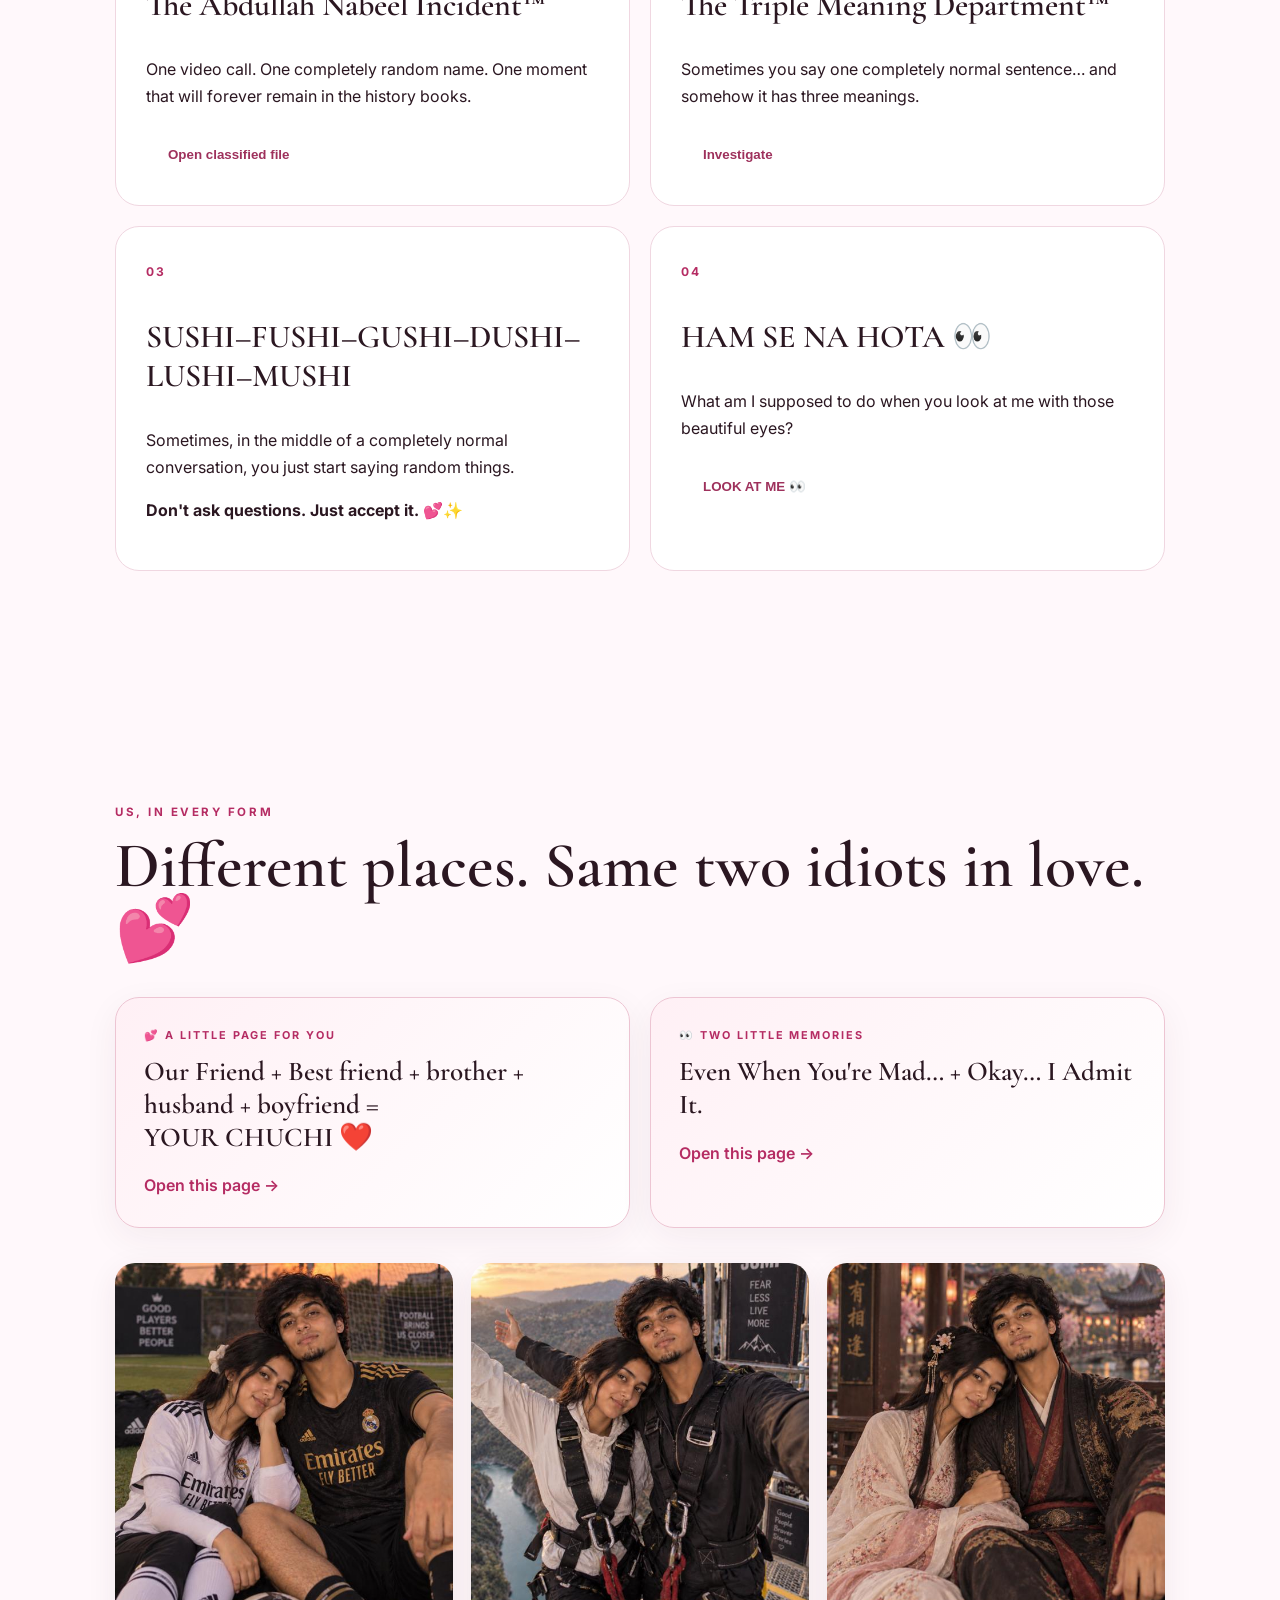
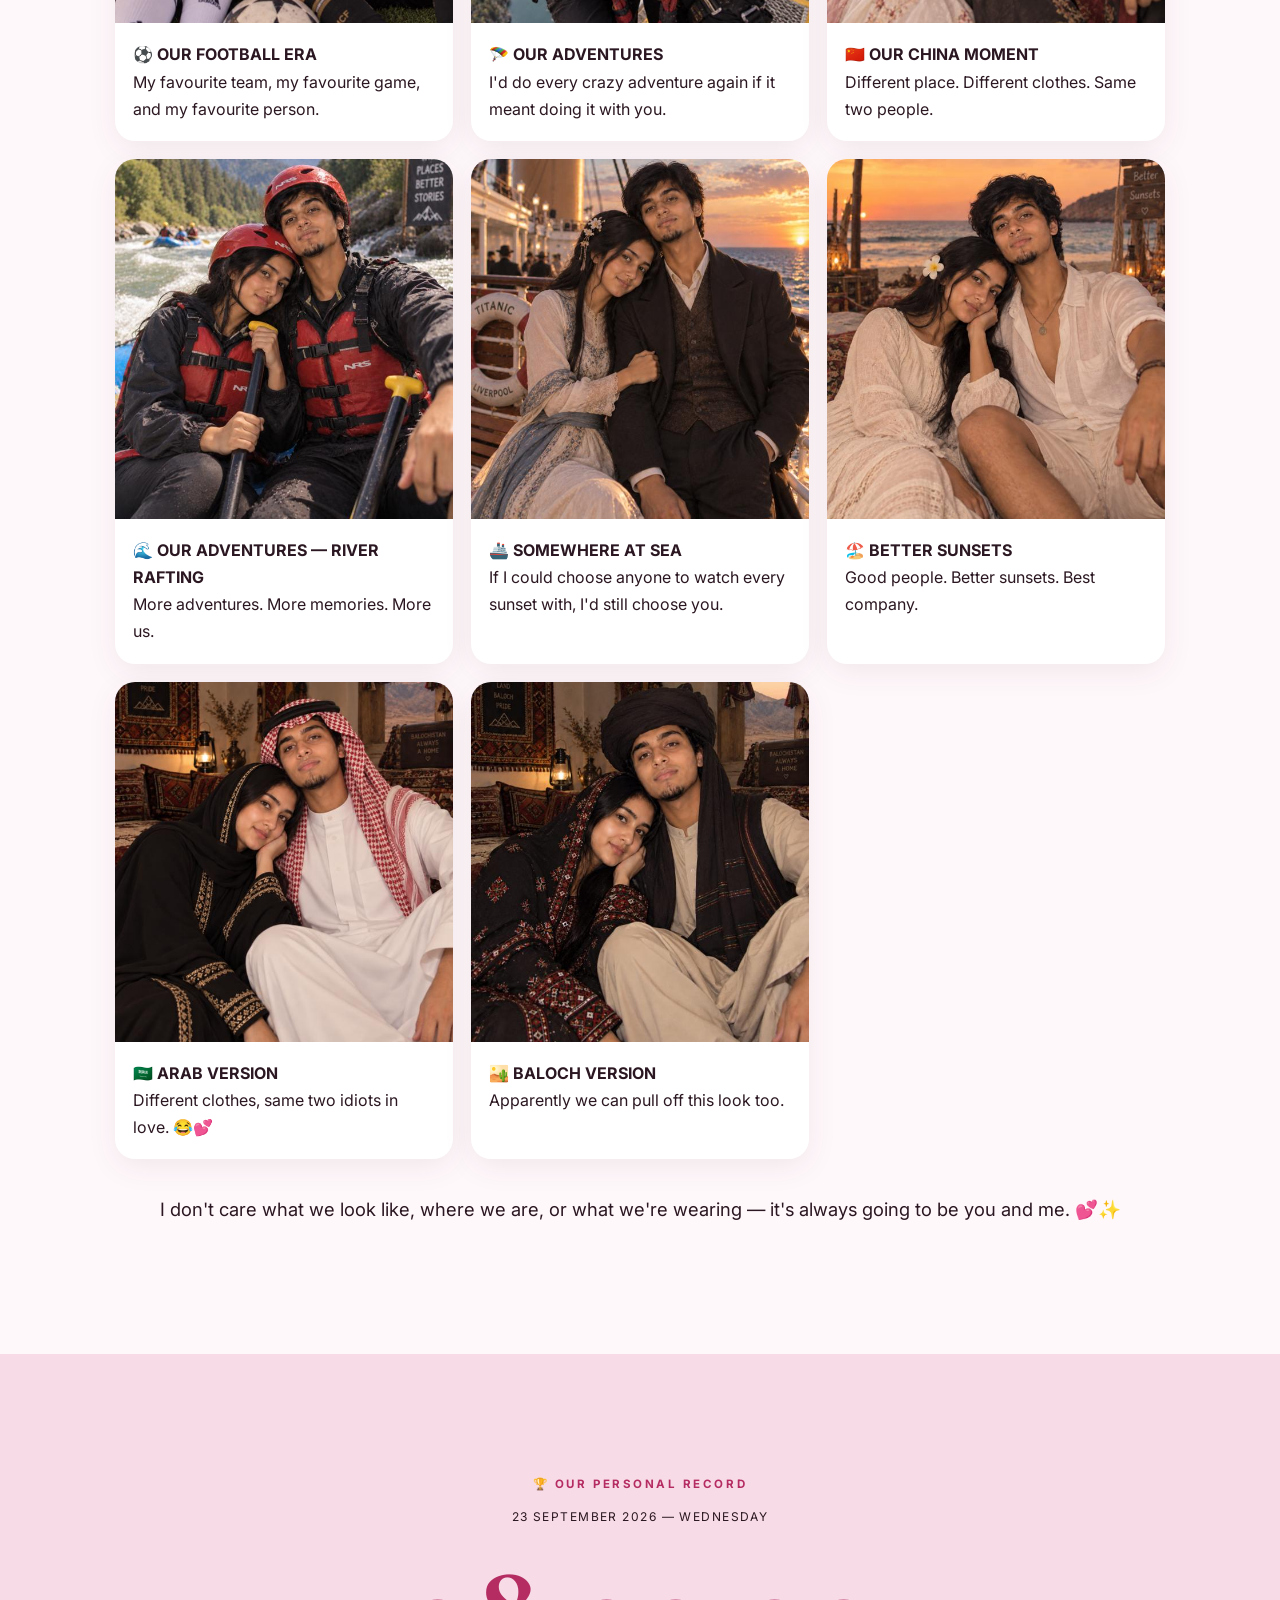
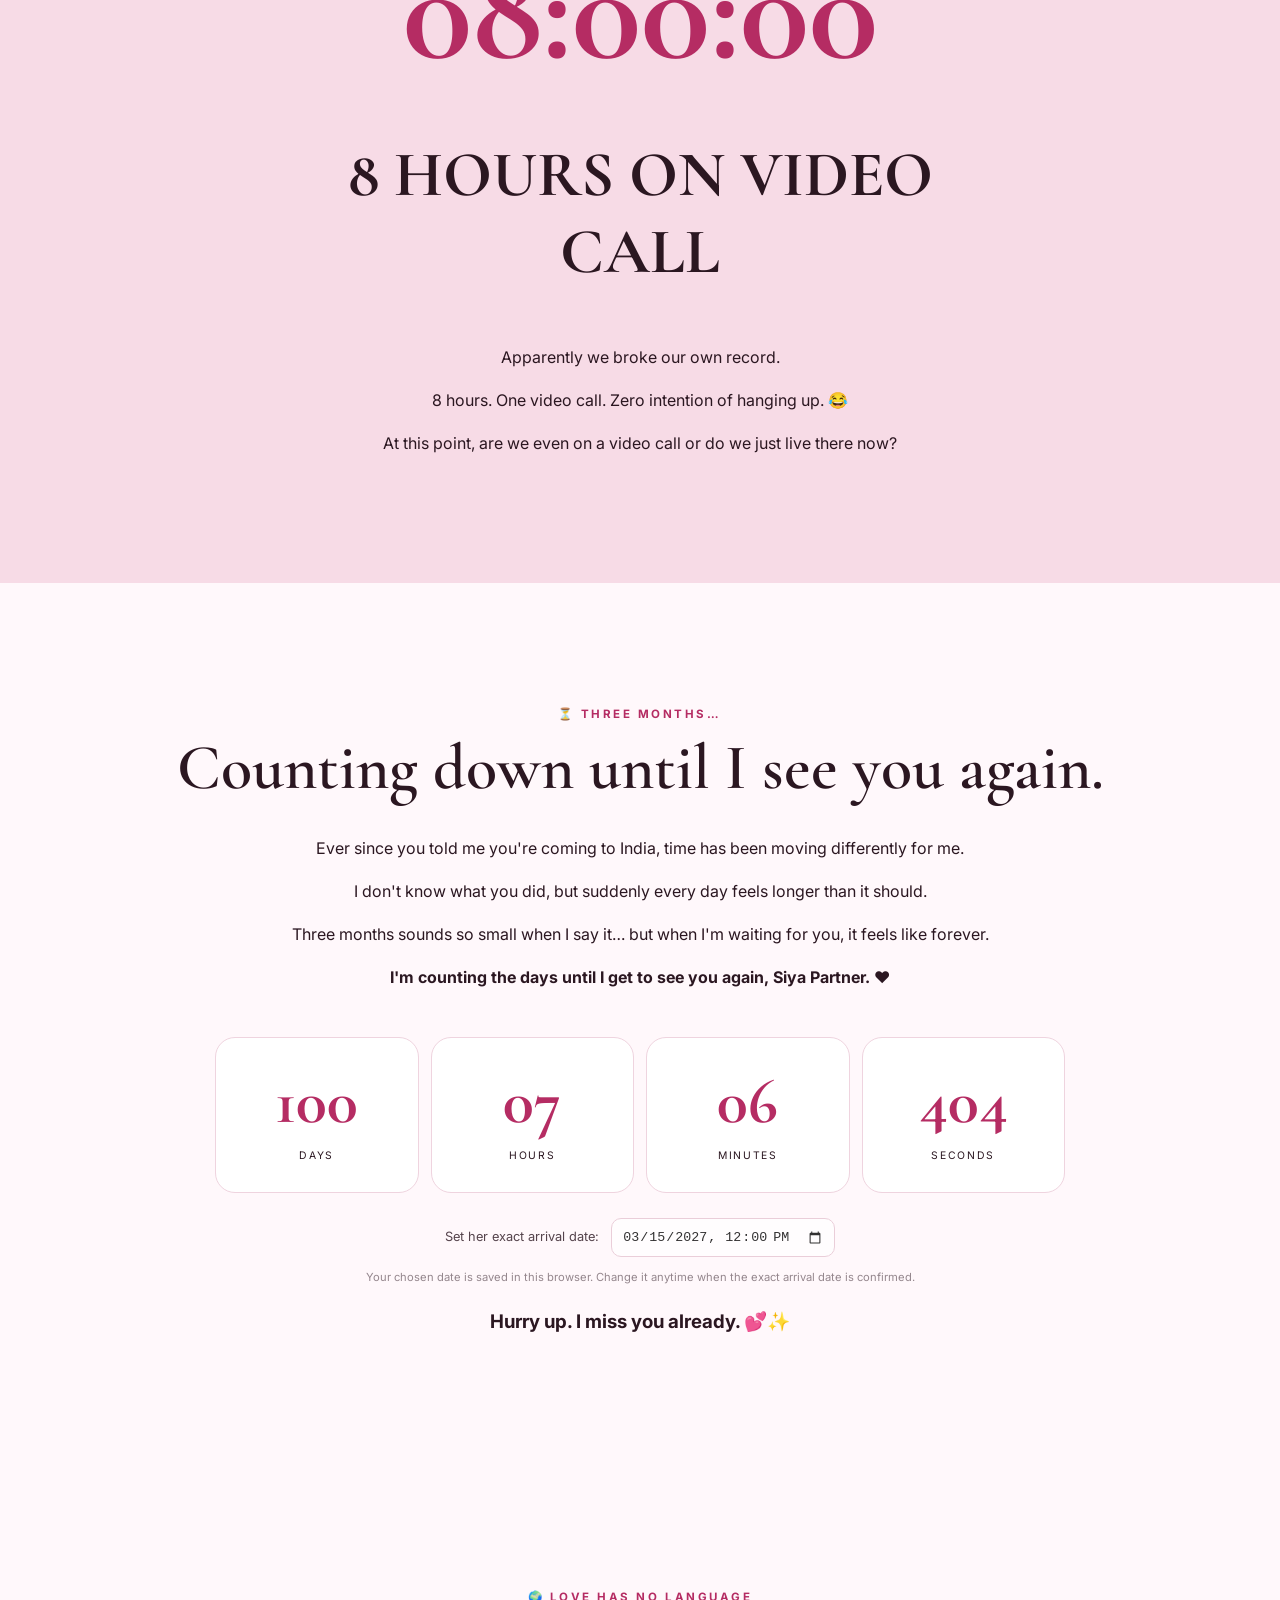
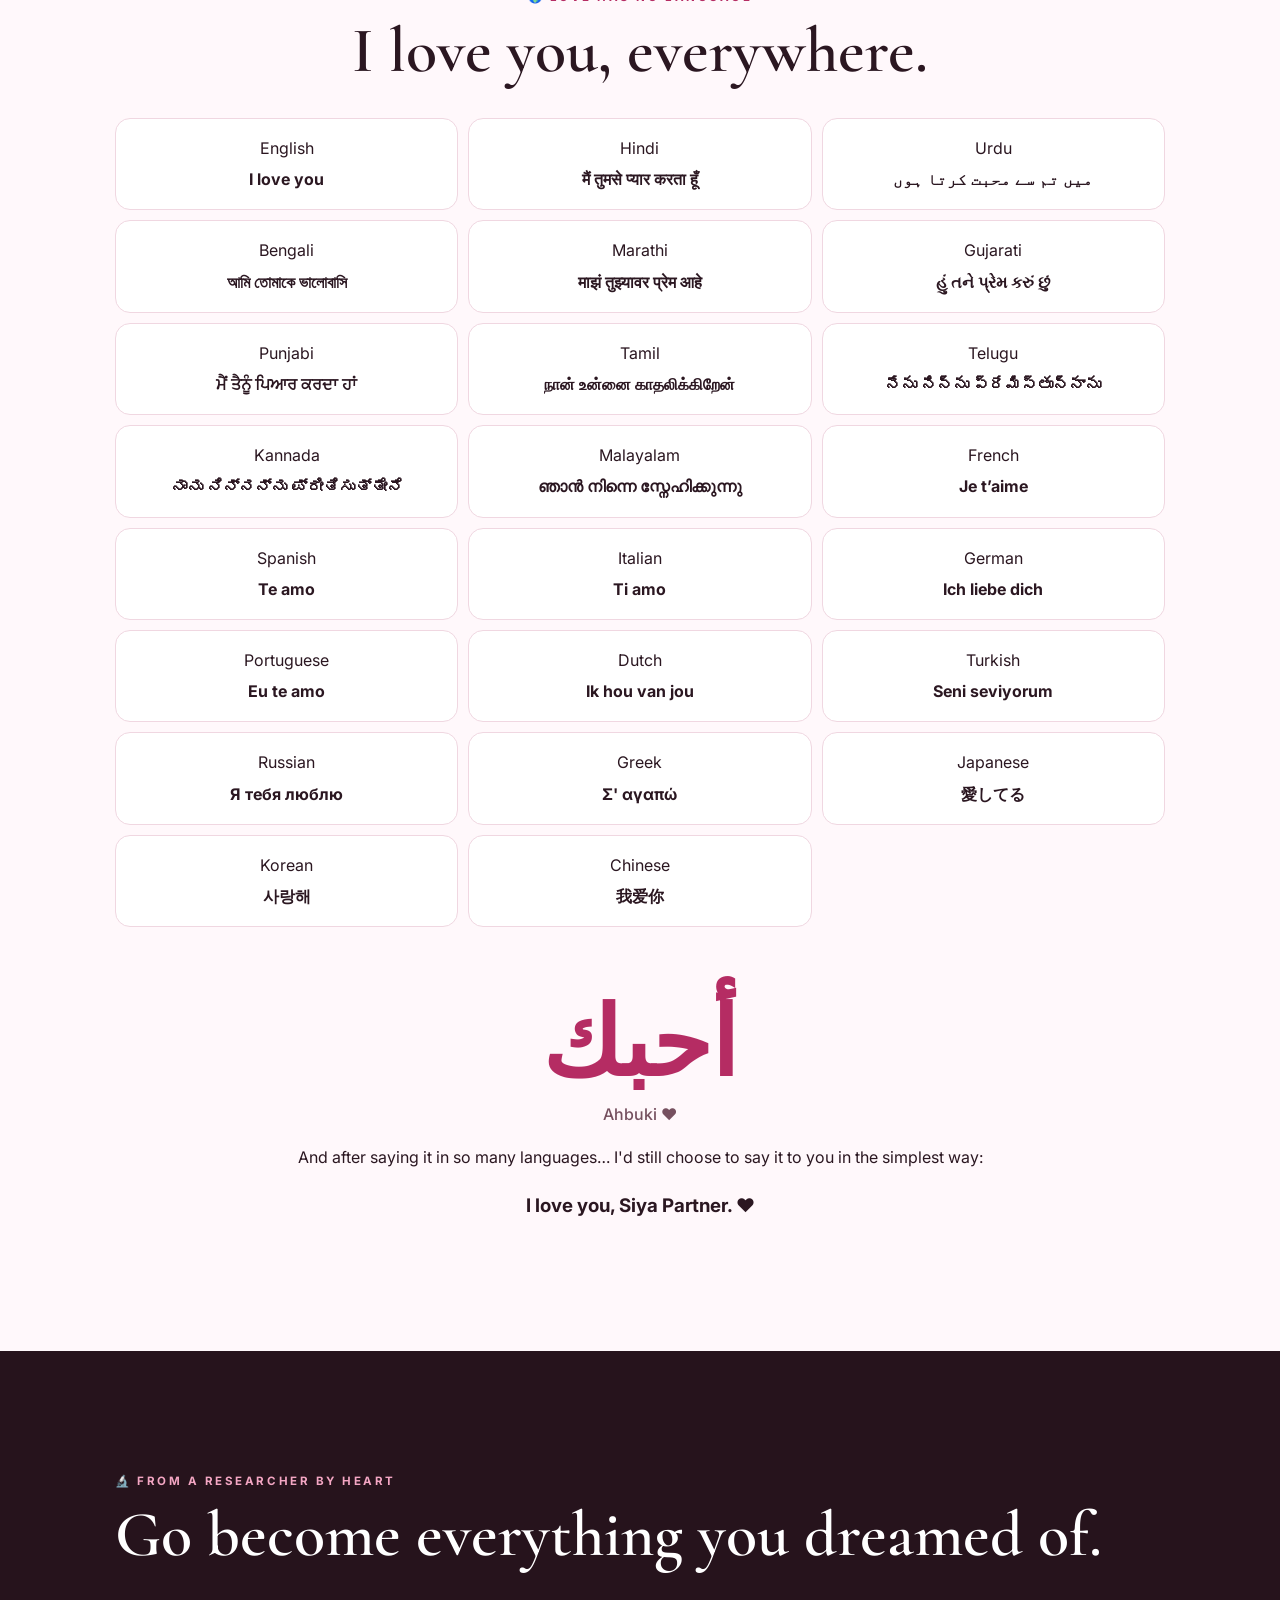
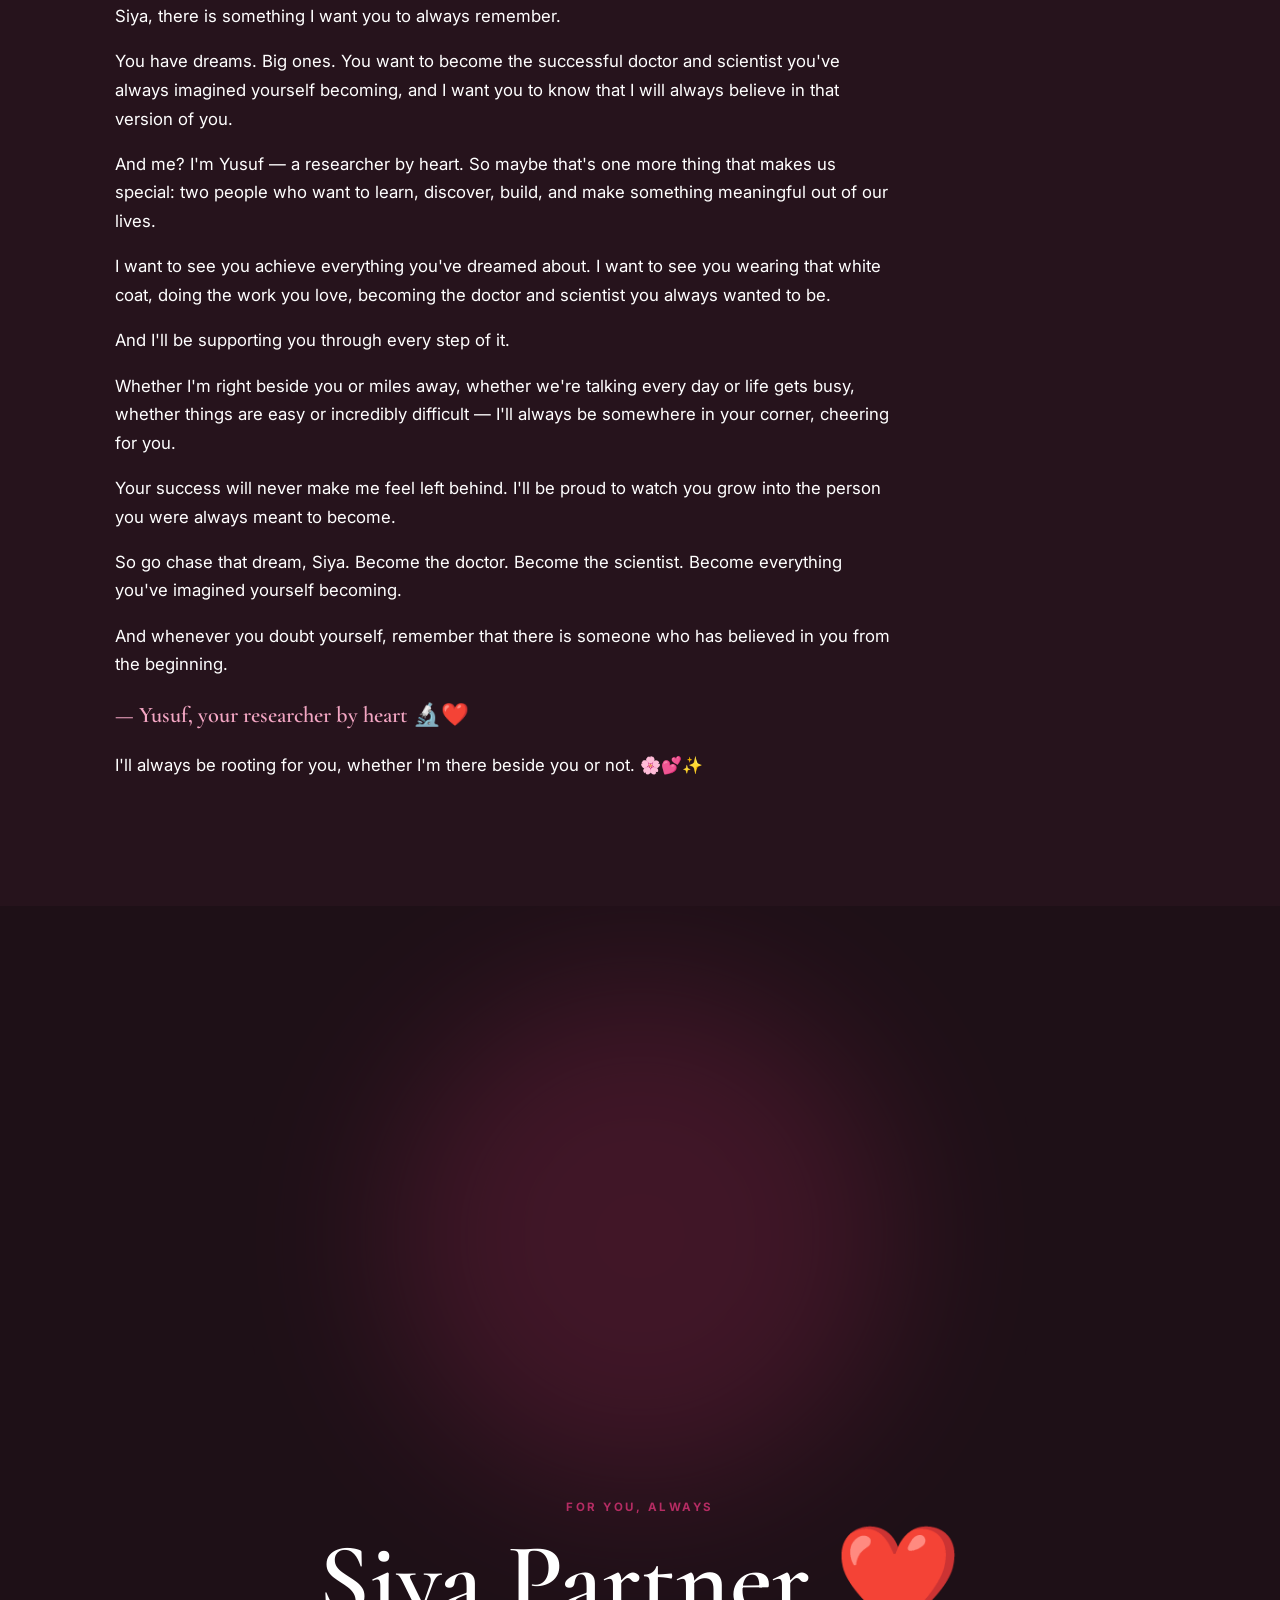
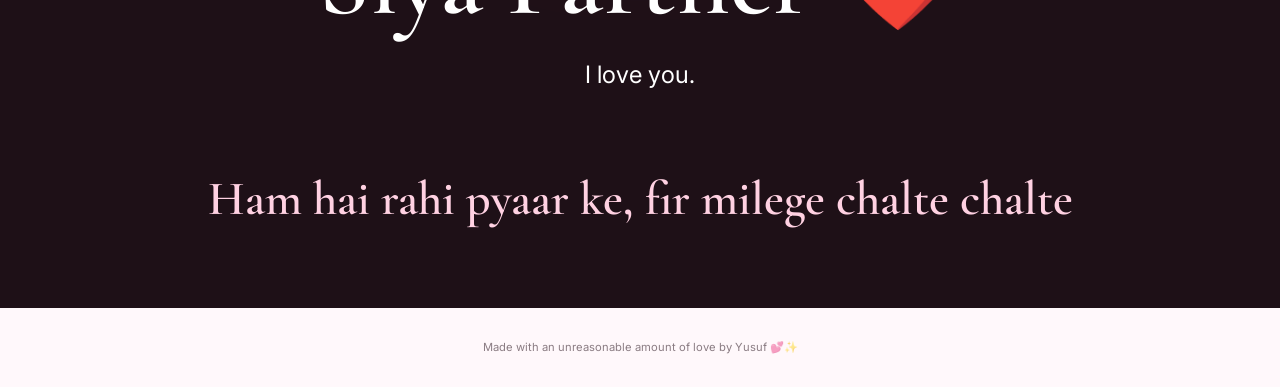
<file: index_fixed.html>
<!DOCTYPE html>
<html lang="en">
<head>
<meta charset="UTF-8">
<meta name="viewport" content="width=device-width, initial-scale=1.0">
<title>For Siya Partner ❤️</title>
<link rel="preconnect" href="https://fonts.googleapis.com">
<link rel="preconnect" href="https://fonts.gstatic.com" crossorigin>
<link href="https://fonts.googleapis.com/css2?family=Cormorant+Garamond:wght@500;600;700&family=Inter:wght@400;500;600&display=swap" rel="stylesheet">
<link rel="stylesheet" href="style.css">
</head>
<body>

<div class="petals" aria-hidden="true"></div>

<header class="hero">
  <div class="hero-glow"></div>
  <p class="eyebrow">A little corner of the universe that belongs to us</p>
  <h1>For My <span>Siya Partner</span> 💕</h1>
  <p class="hero-sub">Every memory. Every stupid joke. Every version of us.<br>Put together in one place.</p>
  <a href="#story" class="button">Open our story ✨</a>
  <div class="scroll">SCROLL ↓</div>
</header>

<main>
<section id="story" class="section">
  <p class="eyebrow">OUR STORY</p>
  <h2>Somehow, it was always you.</h2>
  <div class="timeline">
    <article><span>2017</span><h3>First meeting</h3><p>Orchids School. Two people who had absolutely no idea how important this meeting would become.</p></article>
    <article><span>2020 → 2023</span><h3>The little conversations</h3><p>Small talks on Instagram. Random messages. Little moments that quietly became part of our story.</p></article>
    <article class="highlight"><span>14 • 06 • 2026</span><h3>The day my heart figured it out ❤️</h3><p>There wasn't some huge dramatic moment. Somewhere between our conversations, our stupid jokes, the random things you say, the way you look at me, and simply having you in my life… I realised something.</p><strong>I love you.</strong><p>And that day will always be special to me, because that's the day I truly realised it.</p></article>
  </div>
</section>

<section class="section photo-feature">
  <div class="photo-placeholder"><img src="images/FAVOURITE_SIYA.jpg" alt="Favourite memory" onerror="this.parentElement.classList.add('missing')"></div>
  <div class="copy">
    <p class="eyebrow">💕 MY FAVOURITE PHOTO OF YOU</p>
    <h2>Some photos just feel different.</h2>
    <p>I have so many photos of you, but somehow this one has always been my favourite.</p>
    <p>I don't know if it's the little expression, the way you're looking at the camera, or just the fact that it's you… but every time I see this photo, I smile.</p>
    <p>This one has a special place with me, Siya Partner. ❤️</p>
  </div>
</section>

<section class="section dark">
  <p class="eyebrow">THE IMPORTANT STUFF</p>
  <h2>The things I never want you to forget.</h2>
  <div class="cards">
    <article class="card"><div>🌙</div><h3>One Promise</h3><p>No matter how big or small the problem is, we'll never let it become bigger than us.</p><p>We will always talk. We will always listen. We will always try to understand each other.</p><p><b>We don't go to sleep with things left unsaid.</b> We sort things out, make things right, and choose each other again.</p><p>It's never you vs me. It's always us vs the problem. ❤️</p></article>
    <article class="card"><div>💕</div><h3>The best thing that happened to me</h3><p>Out of everything life has given me, you are the best thing that ever happened to me.</p><p>You made ordinary days feel special — the laughs, the stupid conversations, the serious talks, the arguments, the memories.</p><p>I'm genuinely grateful that it's you, Siya Partner. ✨</p></article>
  </div>
</section>

<section class="section joke">
  <p class="eyebrow">THE ARCHIVES™</p>
  <h2>Our completely serious historical records.</h2>
  <div class="joke-grid">
    <article><span>01</span><h3>The Abdullah Nabeel Incident™</h3><p>One video call. One completely random name. One moment that will forever remain in the history books.</p><button onclick="reveal(this)">Open classified file</button><p class="reveal">WHY DID I CALL YOU ABDULLAH NABEEL 😭😂<br>There is no explanation. There never will be.</p></article>
    <article><span>02</span><h3>The Triple Meaning Department™</h3><p>Sometimes you say one completely normal sentence… and somehow it has three meanings.</p><button onclick="reveal(this)">Investigate</button><p class="reveal">Case status: permanently open. Suspect: Siya Partner. Evidence: literally everything. 😂</p></article>
    <article><span>03</span><h3>SUSHI–FUSHI–GUSHI–DUSHI–LUSHI–MUSHI</h3><p>Sometimes, in the middle of a completely normal conversation, you just start saying random things.</p><p><b>Don't ask questions. Just accept it.</b> 💕✨</p></article>
    <article><span>04</span><h3>HAM SE NA HOTA 👀</h3><p>What am I supposed to do when you look at me with those beautiful eyes?</p><button onclick="reveal(this)">LOOK AT ME 👀</button><p class="reveal">The way you look at me… I genuinely don't know where to look. I was trying to act normal. I was NOT normal.<br><br><b>HAM SE NA HOTA. ❤️</b></p></article>
  </div>
</section>

<section class="section image-story">
  <p class="eyebrow">US, IN EVERY FORM</p>
  <h2>Different places. Same two idiots in love. 💕</h2>
  <div class="special-pages">
    <a class="special-card" href="chuchi.html">
      <span>💕 A LITTLE PAGE FOR YOU</span>
      <strong>Our Friend + Best friend + brother + husband + boyfriend =<br>YOUR CHUCHI ❤️</strong>
      <em>Open this page →</em>
    </a>
    <a class="special-card" href="memories.html">
      <span>👀 TWO LITTLE MEMORIES</span>
      <strong>Even When You're Mad… + Okay… I Admit It.</strong>
      <em>Open this page →</em>
    </a>
  </div>
  <div class="gallery">
    <figure><img src="images/FOOTBALL.jpg" alt="Our football era"><figcaption><b>⚽ OUR FOOTBALL ERA</b><br>My favourite team, my favourite game, and my favourite person.</figcaption></figure>
    <figure><img src="images/BUNGEE.jpg" alt="Our adventure"><figcaption><b>🪂 OUR ADVENTURES</b><br>I'd do every crazy adventure again if it meant doing it with you.</figcaption></figure>
    <figure><img src="images/CHINA.jpg" alt="Our China moment"><figcaption><b>🇨🇳 OUR CHINA MOMENT</b><br>Different place. Different clothes. Same two people.</figcaption></figure>
    <figure><img src="images/RAFTING.jpg" alt="River rafting"><figcaption><b>🌊 OUR ADVENTURES — RIVER RAFTING</b><br>More adventures. More memories. More us.</figcaption></figure>
    <figure><img src="images/SHIP.jpg" alt="Somewhere at sea"><figcaption><b>🚢 SOMEWHERE AT SEA</b><br>If I could choose anyone to watch every sunset with, I'd still choose you.</figcaption></figure>
    <figure><img src="images/BEACH.jpg" alt="Better sunsets"><figcaption><b>🏖️ BETTER SUNSETS</b><br>Good people. Better sunsets. Best company.</figcaption></figure>
    <figure><img src="images/ARAB.jpg" alt="Arab version"><figcaption><b>🇸🇦 ARAB VERSION</b><br>Different clothes, same two idiots in love. 😂💕</figcaption></figure>
    <figure><img src="images/BALOCH.jpg" alt="Baloch version"><figcaption><b>🏜️ BALOCH VERSION</b><br>Apparently we can pull off this look too.</figcaption></figure>
  </div>
  <p class="gallery-end">I don't care what we look like, where we are, or what we're wearing — it's always going to be you and me. 💕✨</p>
</section>

<section class="section record">
  <div class="record-box">
    <p class="eyebrow">🏆 OUR PERSONAL RECORD</p>
    <p class="date">23 SEPTEMBER 2026 — WEDNESDAY</p>
    <div class="big-number">08:00:00</div>
    <h2>8 HOURS ON VIDEO CALL</h2>
    <p>Apparently we broke our own record.</p>
    <p>8 hours. One video call. Zero intention of hanging up. 😂</p>
    <p>At this point, are we even on a video call or do we just live there now?</p>
  </div>
</section>

<section class="section countdown">
  <p class="eyebrow">⏳ THREE MONTHS…</p>
  <h2>Counting down until I see you again.</h2>
  <p>Ever since you told me you're coming to India, time has been moving differently for me.</p>
  <p>I don't know what you did, but suddenly every day feels longer than it should.</p>
  <p>Three months sounds so small when I say it… but when I'm waiting for you, it feels like forever.</p>
  <p><b>I'm counting the days until I get to see you again, Siya Partner. ❤️</b></p>
  <div class="countdown-grid">
    <div><strong id="days">---</strong><span>DAYS</span></div>
    <div><strong id="hours">--</strong><span>HOURS</span></div>
    <div><strong id="minutes">--</strong><span>MINUTES</span></div>
    <div><strong id="seconds">--</strong><span>SECONDS</span></div>
  </div>
  <label class="date-edit">Set her exact arrival date:
    <input id="arrival" type="datetime-local">
  </label>
  <p class="tiny">Your chosen date is saved in this browser. Change it anytime when the exact arrival date is confirmed.</p>
  <h3>Hurry up. I miss you already. 💕✨</h3>
</section>

<section class="section languages">
  <p class="eyebrow">🌍 LOVE HAS NO LANGUAGE</p>
  <h2>I love you, everywhere.</h2>
  <div class="language-grid">
    <div>English <b>I love you</b></div><div>Hindi <b>मैं तुमसे प्यार करता हूँ</b></div>
    <div>Urdu <b>میں تم سے محبت کرتا ہوں</b></div><div>Bengali <b>আমি তোমাকে ভালোবাসি</b></div>
    <div>Marathi <b>माझं तुझ्यावर प्रेम आहे</b></div><div>Gujarati <b>હું તને પ્રેમ કરું છું</b></div>
    <div>Punjabi <b>ਮੈਂ ਤੈਨੂੰ ਪਿਆਰ ਕਰਦਾ ਹਾਂ</b></div><div>Tamil <b>நான் உன்னை காதலிக்கிறேன்</b></div>
    <div>Telugu <b>నేను నిన్ను ప్రేమిస్తున్నాను</b></div><div>Kannada <b>ನಾನು ನಿನ್ನನ್ನು ಪ್ರೀತಿಸುತ್ತೇನೆ</b></div>
    <div>Malayalam <b>ഞാൻ നിന്നെ സ്നേഹിക്കുന്നു</b></div><div>French <b>Je t’aime</b></div>
    <div>Spanish <b>Te amo</b></div><div>Italian <b>Ti amo</b></div>
    <div>German <b>Ich liebe dich</b></div><div>Portuguese <b>Eu te amo</b></div>
    <div>Dutch <b>Ik hou van jou</b></div><div>Turkish <b>Seni seviyorum</b></div>
    <div>Russian <b>Я тебя люблю</b></div><div>Greek <b>Σ' αγαπώ</b></div>
    <div>Japanese <b>愛してる</b></div><div>Korean <b>사랑해</b></div>
    <div>Chinese <b>我爱你</b></div>
  </div>
  <div class="arabic">أحبك<small>Ahbuki ❤️</small></div>
  <p>And after saying it in so many languages… I'd still choose to say it to you in the simplest way:</p>
  <h3>I love you, Siya Partner. ❤️</h3>
</section>

<section class="section researcher dark">
  <p class="eyebrow">🔬 FROM A RESEARCHER BY HEART</p>
  <h2>Go become everything you dreamed of.</h2>
  <div class="letter">
    <p>Siya, there is something I want you to always remember.</p>
    <p>You have dreams. Big ones. You want to become the successful doctor and scientist you've always imagined yourself becoming, and I want you to know that I will always believe in that version of you.</p>
    <p>And me? I'm Yusuf — a researcher by heart. So maybe that's one more thing that makes us special: two people who want to learn, discover, build, and make something meaningful out of our lives.</p>
    <p>I want to see you achieve everything you've dreamed about. I want to see you wearing that white coat, doing the work you love, becoming the doctor and scientist you always wanted to be.</p>
    <p>And I'll be supporting you through every step of it.</p>
    <p>Whether I'm right beside you or miles away, whether we're talking every day or life gets busy, whether things are easy or incredibly difficult — I'll always be somewhere in your corner, cheering for you.</p>
    <p>Your success will never make me feel left behind. I'll be proud to watch you grow into the person you were always meant to become.</p>
    <p>So go chase that dream, Siya. Become the doctor. Become the scientist. Become everything you've imagined yourself becoming.</p>
    <p>And whenever you doubt yourself, remember that there is someone who has believed in you from the beginning.</p>
    <p class="signature">— Yusuf, your researcher by heart 🔬❤️</p>
    <p>I'll always be rooting for you, whether I'm there beside you or not. 🌸💕✨</p>
  </div>
</section>

<section class="section final">
  <div class="final-glow"></div>
  <p class="eyebrow">FOR YOU, ALWAYS</p>
  <h2>Siya Partner ❤️</h2>
  <p class="final-love">I love you.</p>
  <div class="last-line">Ham hai rahi pyaar ke, fir milege chalte chalte</div>
</section>
</main>

<footer>Made with an unreasonable amount of love by Yusuf 💕✨</footer>
<script src="script.js"></script>
</body>
</html>
</file>
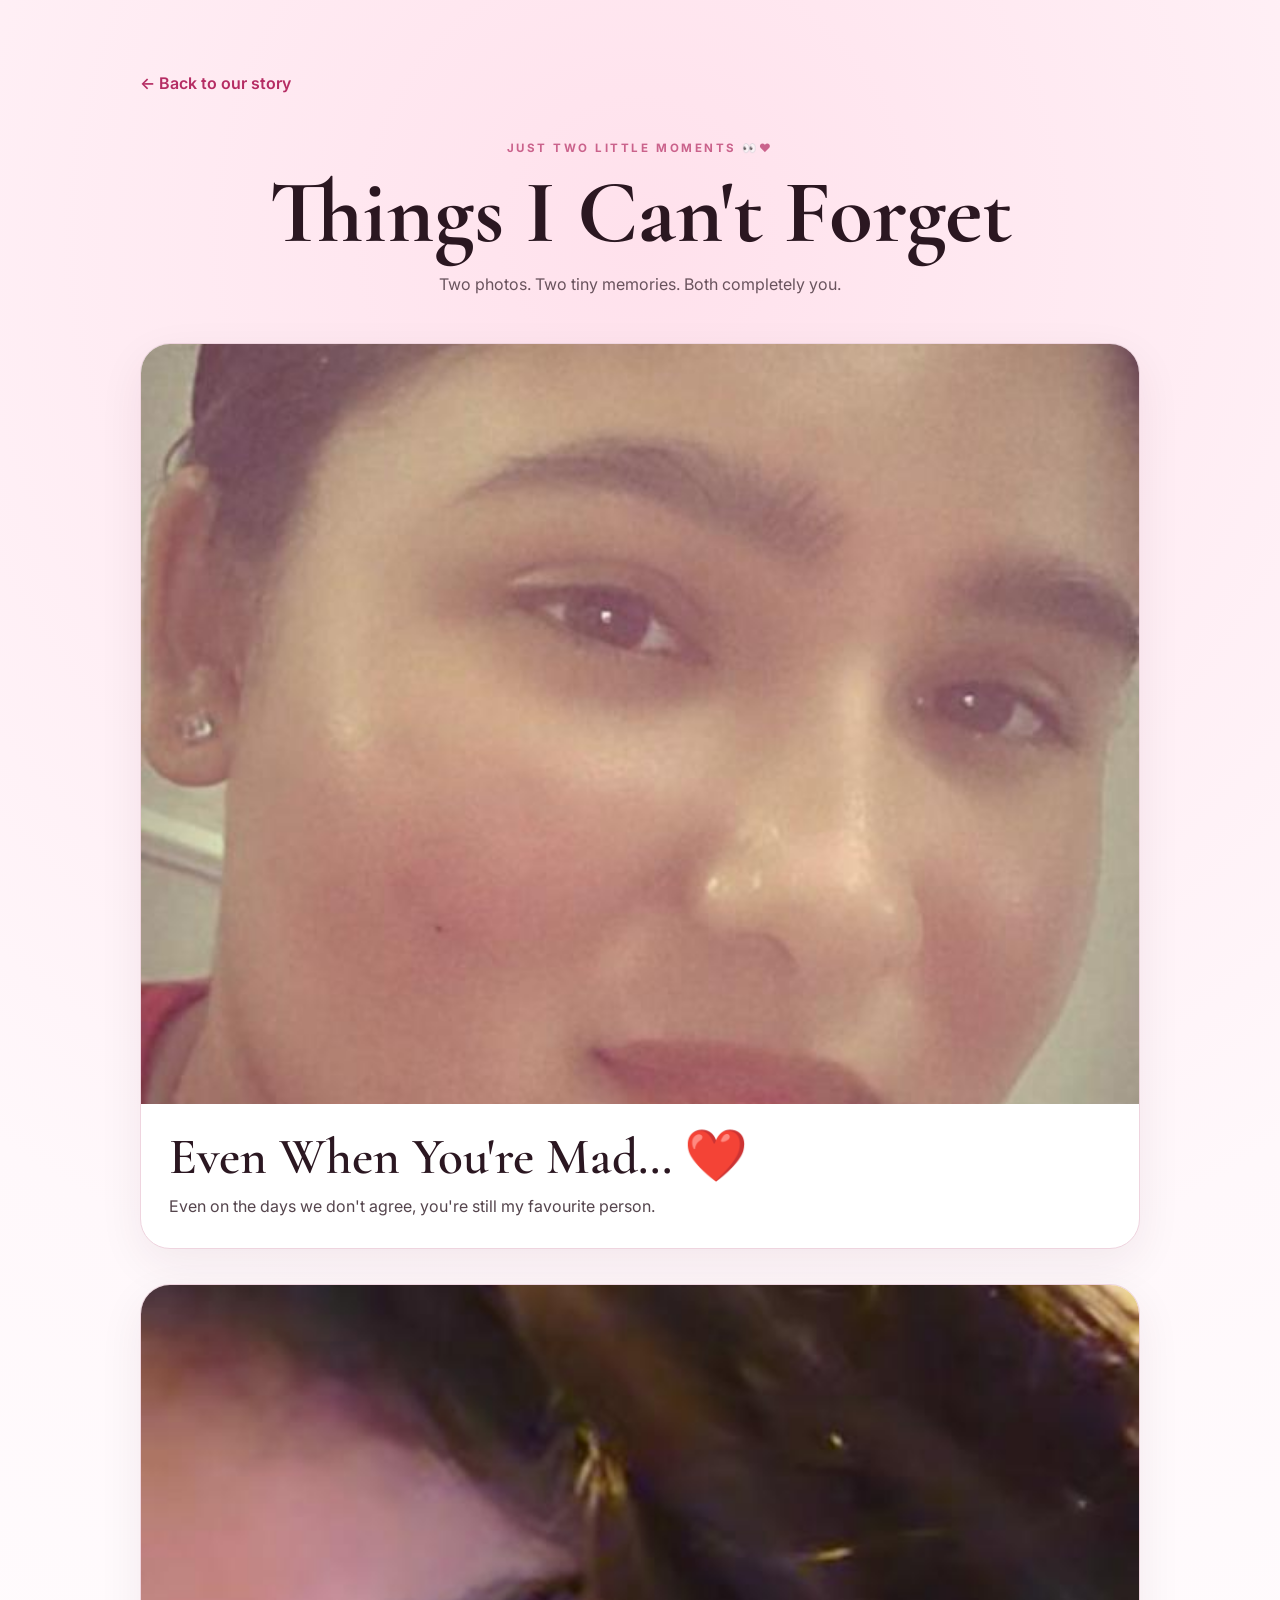
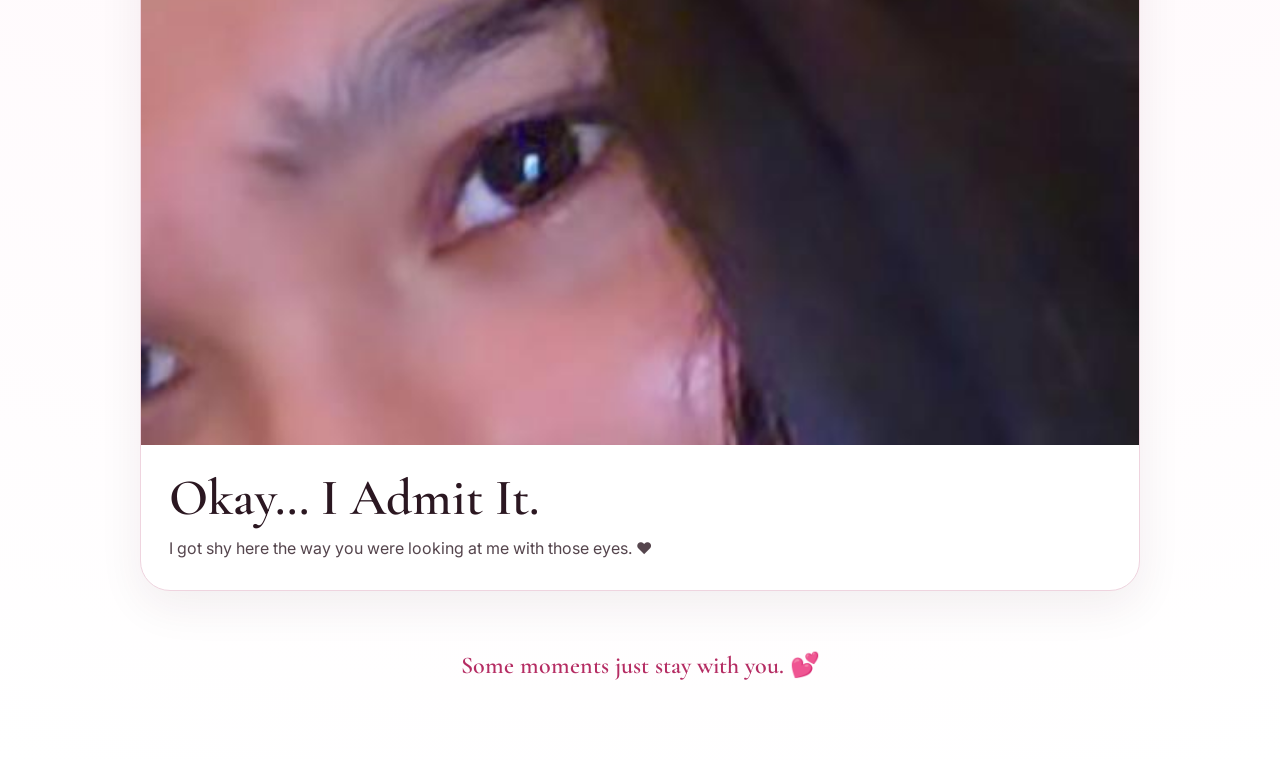
<file: memories.html>
<!DOCTYPE html><html lang="en"><head><meta charset="UTF-8"><meta name="viewport" content="width=device-width, initial-scale=1.0"><title>Two Little Memories ❤️</title><link rel="preconnect" href="https://fonts.googleapis.com"><link rel="preconnect" href="https://fonts.gstatic.com" crossorigin><link href="https://fonts.googleapis.com/css2?family=Cormorant+Garamond:wght@500;600;700&family=Inter:wght@400;500;600&display=swap" rel="stylesheet"><link rel="stylesheet" href="style.css"></head><body><main class="memory-page"><div class="memory-wrap"><a class="back-link" href="index.html">← Back to our story</a><div class="memory-heading"><p class="eyebrow">JUST TWO LITTLE MOMENTS 👀❤️</p><h1>Things I Can't Forget</h1><p>Two photos. Two tiny memories. Both completely you.</p></div><article class="memory-card"><img src="images/SIYA_MAD.jpg" alt="Even when you're mad"><div class="memory-copy"><h2>Even When You're Mad… ❤️</h2><p>Even on the days we don't agree, you're still my favourite person.</p></div></article><article class="memory-card"><img src="images/HAM_SE_NA_HOTA.jpg" alt="Okay, I got shy"><div class="memory-copy"><h2>Okay… I Admit It.</h2><p>I got shy here the way you were looking at me with those eyes. ❤️</p></div></article><div class="memory-footer">Some moments just stay with you. 💕</div></div></main></body></html>
</file>
<file: style.css>
*{box-sizing:border-box}html{scroll-behavior:smooth}body{margin:0;background:#fff8fb;color:#2b1721;font-family:Inter,Arial,sans-serif;line-height:1.7}.hero,.section{position:relative;overflow:hidden}.hero{min-height:100vh;display:grid;place-items:center;text-align:center;padding:70px 22px;background:radial-gradient(circle at 50% 35%,#ffe1ec 0,#fff2f7 34%,#fff8fb 70%)}.hero-glow,.final-glow{position:absolute;width:500px;height:500px;border-radius:50%;background:#ffd1e2;filter:blur(80px);opacity:.45}.hero-glow{top:10%;left:50%;transform:translateX(-50%)}.hero>*{position:relative;z-index:1}.hero h1{font:700 clamp(3rem,8vw,7rem)/.95 "Cormorant Garamond",serif;margin:12px 0}.hero h1 span{display:block;color:#b52c63}.hero-sub{font-size:clamp(1rem,2vw,1.25rem);opacity:.75}.eyebrow{font-size:.72rem;letter-spacing:.22em;font-weight:700;color:#b52c63}.button,button{display:inline-block;border:0;border-radius:999px;padding:13px 22px;background:#b52c63;color:#fff;text-decoration:none;cursor:pointer;font-weight:600}.scroll{position:absolute;bottom:25px;letter-spacing:.2em;font-size:.65rem;opacity:.5}.section{max-width:1100px;margin:auto;padding:110px 25px}.section>h2{font:600 clamp(2.3rem,5vw,4.5rem)/1 "Cormorant Garamond",serif;margin:0 0 35px}.timeline{display:grid;gap:18px}.timeline article,.card,.joke-grid article{padding:30px;border:1px solid #f0d7e1;border-radius:24px;background:#fff}.timeline span,.joke-grid span{font-size:.75rem;letter-spacing:.15em;color:#b52c63;font-weight:700}.timeline h3{font:600 2rem "Cormorant Garamond",serif;margin:5px 0}.timeline .highlight{background:#fff0f5;border-color:#edb6ca}.timeline strong{font:700 2.5rem "Cormorant Garamond",serif;color:#b52c63}.photo-feature{display:grid;grid-template-columns:1fr 1fr;gap:60px;align-items:center}.photo-placeholder{min-height:520px;border-radius:30px;overflow:hidden;background:#f8dce7;display:grid;place-items:center}.photo-placeholder img{width:100%;height:100%;min-height:520px;object-fit:cover}.photo-placeholder.missing:after{content:"Add FAVOURITE_SIYA.jpg";color:#9d496a}.copy h2{margin-bottom:15px}.dark{max-width:none;background:#26131c;color:#fff;padding-left:max(25px,calc((100% - 1050px)/2));padding-right:max(25px,calc((100% - 1050px)/2))}.dark .eyebrow{color:#f3a6c3}.cards{display:grid;grid-template-columns:1fr 1fr;gap:25px}.card{background:#351c27;border-color:#593241;color:#fdf1f6}.card h3{font:600 2.2rem "Cormorant Garamond",serif}.joke-grid{display:grid;grid-template-columns:repeat(2,1fr);gap:20px}.joke-grid h3{font:600 2rem "Cormorant Garamond",serif}.joke-grid button{margin-top:8px;background:#fff;color:#9e315c}.reveal{display:none;margin-top:20px;padding-top:18px;border-top:1px solid #f0d7e1}.reveal.show{display:block}.gallery{display:grid;grid-template-columns:repeat(3,1fr);gap:18px}.gallery figure{margin:0;background:#fff;border-radius:20px;overflow:hidden;box-shadow:0 8px 30px #4c213014}.gallery img{width:100%;height:360px;object-fit:cover;display:block;background:#f3dce5}.gallery figcaption{padding:18px}.gallery figcaption span{color:#b52c63;font-size:1.2rem}.gallery-end{text-align:center;font-size:1.15rem;margin-top:35px}.record{max-width:none;text-align:center;background:#f7dbe6}.record-box{max-width:750px;margin:auto}.record .date{letter-spacing:.12em;font-size:.75rem}.big-number{font:700 clamp(4rem,13vw,9rem)/1 "Cormorant Garamond",serif;color:#b52c63}.record h2{font:700 clamp(2rem,5vw,4rem) "Cormorant Garamond",serif}.countdown{text-align:center}.countdown-grid{display:grid;grid-template-columns:repeat(4,1fr);gap:12px;margin:45px auto 25px;max-width:850px}.countdown-grid div{background:#fff;border:1px solid #efd4df;border-radius:20px;padding:25px 10px}.countdown-grid strong{display:block;font:700 clamp(2rem,5vw,4rem) "Cormorant Garamond",serif;color:#b52c63}.countdown-grid span{font-size:.65rem;letter-spacing:.16em}.date-edit{display:block;font-size:.8rem;opacity:.8}.date-edit input{margin-left:8px;padding:10px;border:1px solid #e5c4d1;border-radius:10px;background:#fff}.tiny{font-size:.7rem;opacity:.5}.language-grid{display:grid;grid-template-columns:repeat(3,1fr);gap:10px}.language-grid div{background:#fff;border:1px solid #f0d7e1;padding:16px;border-radius:15px}.language-grid b{display:block;margin-top:4px}.arabic{text-align:center;font:700 clamp(3rem,8vw,6rem) "Cormorant Garamond",serif;color:#b52c63;margin:60px 0 20px}.arabic small{display:block;font:500 1rem Inter;color:#76505f}.languages{text-align:center}.researcher .letter{max-width:780px;font-size:1.05rem}.signature{font:600 1.4rem "Cormorant Garamond",serif;color:#f3a6c3}.final{min-height:100vh;display:grid;place-items:center;text-align:center;background:#1e1017;color:#fff;max-width:none;padding:80px 20px}.final-glow{background:#a82959;opacity:.25}.final>*{position:relative}.final h2{font-size:clamp(3rem,8vw,7rem);margin:0}.chuchi{font:700 clamp(2rem,6vw,5rem) "Cormorant Garamond",serif;color:#f5a7c3}.final-love{font-size:1.5rem}.last-line{font:600 clamp(1.5rem,4vw,3rem) "Cormorant Garamond",serif;margin-top:50px;color:#ffd1e2}footer{text-align:center;padding:30px;font-size:.7rem;opacity:.55}@media(max-width:750px){.photo-feature,.cards{grid-template-columns:1fr}.joke-grid,.gallery{grid-template-columns:1fr}.gallery img{height:430px}.language-grid{grid-template-columns:1fr 1fr}.countdown-grid{grid-template-columns:repeat(2,1fr)}.photo-placeholder,.photo-placeholder img{min-height:400px}.section{padding:80px 18px}.dark{padding-left:18px;padding-right:18px}.date-edit input{margin:10px 0 0;width:100%}}
.special-pages{display:grid;grid-template-columns:repeat(2,1fr);gap:20px;margin:0 0 35px}.special-card{display:block;text-decoration:none;color:inherit;background:linear-gradient(135deg,#fff0f5,#fff);border:1px solid #edc5d3;border-radius:24px;padding:28px;box-shadow:0 10px 35px #4c21300f;transition:transform .2s,box-shadow .2s}.special-card:hover{transform:translateY(-4px);box-shadow:0 16px 40px #4c21301c}.special-card span{display:block;font-size:.68rem;letter-spacing:.18em;color:#b52c63;font-weight:700;margin-bottom:12px}.special-card strong{display:block;font:600 1.7rem/1.2 "Cormorant Garamond",serif}.special-card em{display:block;margin-top:18px;color:#b52c63;font-style:normal;font-weight:600}.memory-page{min-height:100vh;background:radial-gradient(circle at 50% 10%,#ffe1ec 0,#fff8fb 50%,#fff 100%);padding:70px 20px}.memory-wrap{max-width:1000px;margin:auto} .back-link{display:inline-block;color:#b52c63;text-decoration:none;font-weight:600;margin-bottom:30px}.memory-heading{text-align:center;margin-bottom:45px}.memory-heading h1{font:700 clamp(3rem,7vw,6rem)/.95 "Cormorant Garamond",serif;margin:10px 0}.memory-heading p{opacity:.7}.memory-card{background:#fff;border:1px solid #efd4df;border-radius:30px;overflow:hidden;margin-bottom:35px;box-shadow:0 15px 45px #4c213012}.memory-card img{display:block;width:100%;max-height:760px;object-fit:cover}.memory-card .memory-copy{padding:28px}.memory-card h2{font:600 clamp(2rem,4vw,3.5rem)/1 "Cormorant Garamond",serif;margin:0 0 10px}.memory-card p{margin:0;opacity:.8}.memory-footer{text-align:center;padding:25px 0 10px;color:#b52c63;font:600 1.5rem "Cormorant Garamond",serif}@media(max-width:750px){.special-pages{grid-template-columns:1fr}.special-card strong{font-size:1.5rem}.memory-card .memory-copy{padding:22px}}
</file>
